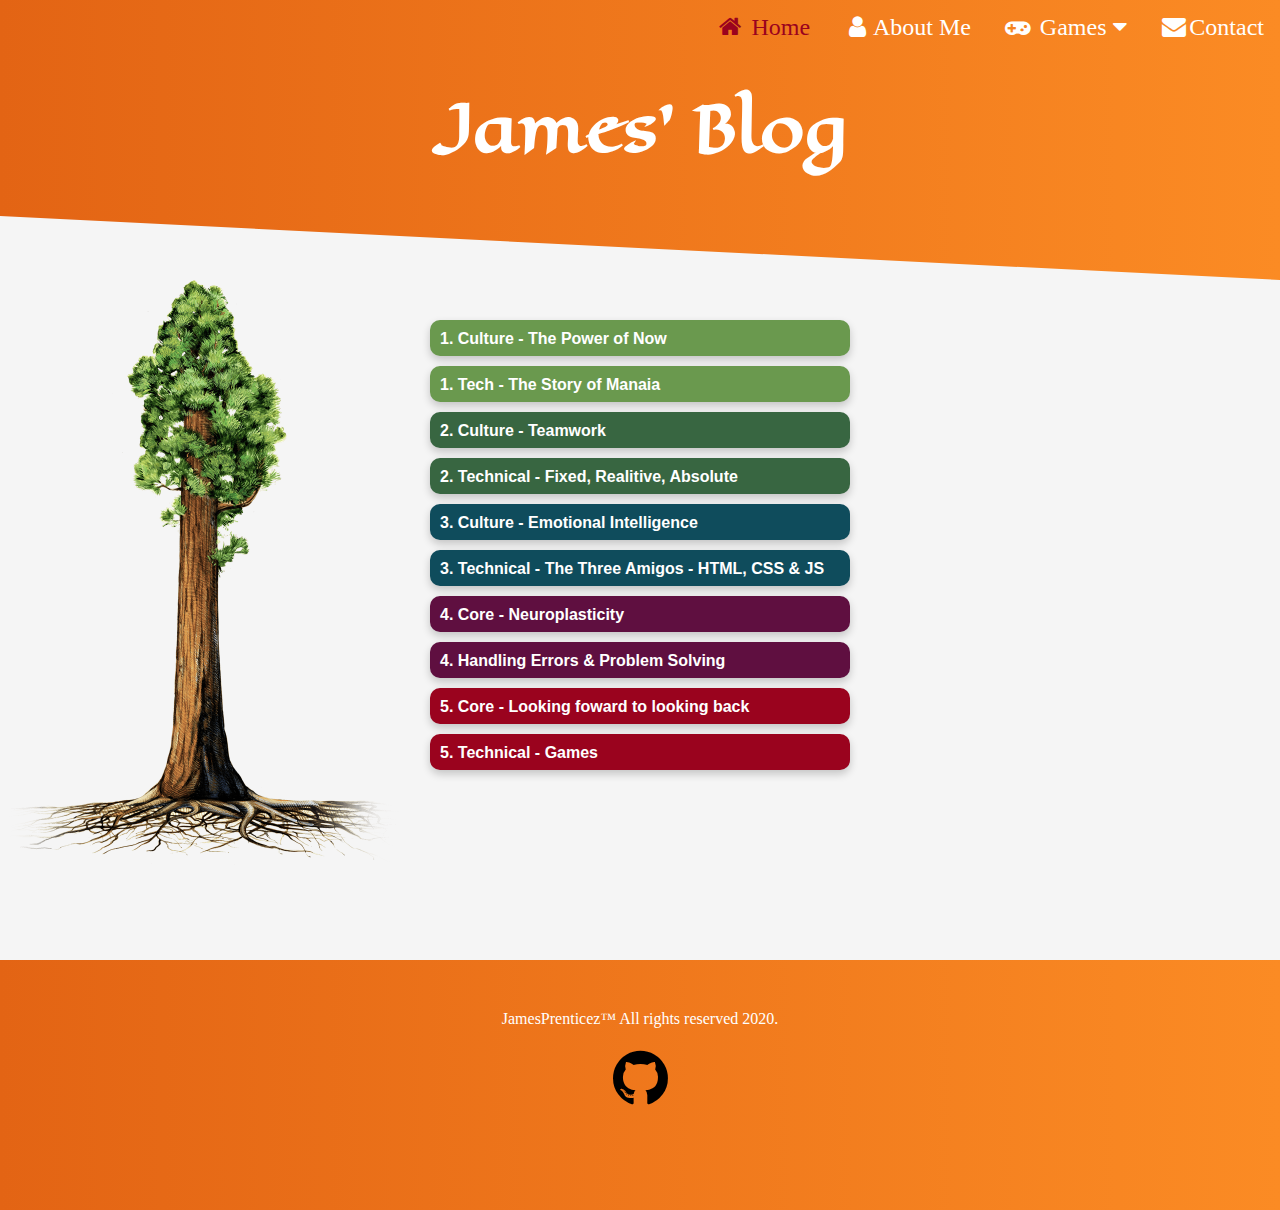
<file: index.html>
<!DOCTYPE html>
<html>
<head>
<meta charset="UTF-8">
<meta name= "viewport" content= "width=device-width, initial-scale= 1.0">
<link rel="icon" type="image/png" href="img/favicon/favicon-32x32.png">
<link href="main.css" rel="stylesheet" type="text/css">
<link rel="stylesheet" href="https://cdnjs.cloudflare.com/ajax/libs/font-awesome/4.7.0/css/font-awesome.min.css">
<link href="https://fonts.googleapis.com/css2?family=Eagle+Lake&display=swap" rel="stylesheet">
<title>James' Blog</title>
</head>
<body>
<!----------- Header ---------->
<header>
<!----------- Navbar ---------->
<div class="navbar">
<ul>
  <li><a href="contact.html"><i class="fa fa-fw fa-envelope"></i>Contact</a></li>
 
<li class="dropdown">
    <button class="dropbtn">
      <i class="fa fa-fw fa-gamepad"></i>
      Games
      <i class="fa fa-caret-down"></i>
    </button>
    <div class="dropdown-content">
      <a href="https://jamesprenticez.github.io/shooter">Shooter</a>
      <a href="https://jamesprenticez.github.io/minesweeper/">Minesweeper</a>
      <a href="https://jamesprenticez.github.io/javascript-carnival/inflate-the-unicorn/inflate-the-unicorn.html">Inflate the Unicorn</a>
      <a href="https://jamesprenticez.github.io/javascript-carnival/whack-a-mole/whack-a-mole.html">Whack a Mole</a>
      <a href="https://jamesprenticez.github.io/javascript-carnival/dress-the-clown/dress-the-clown.html">Dress the Clown</a>
    </li>

  <li><a href="aboutme.html"><i class="fa fa-fw fa-user"></i>About Me</a></li>
  <li><a class="active" href="https://jamesprenticez.github.io/"><i class="fa fa-fw fa-home"></i> Home</a><li>
</ul>
</div>
<!----------- Logo ---------->
<h1 class="title">James' Blog</h1>
</header>
<!----------- Middle -------->
<div class="middle">
<!----------- Sprint 1 - Cultural ---------->
  <div class="card" style="background-color: #6A994E;">
    <a href="blog/sprint1-core.html"><div><h2>1. Culture - The Power of Now </h2></div></a>
  </div>
<!----------- Sprint 1 - Tech ---------->
  <div class="card" style="background-color: #6A994E;">
  <a href="blog/sprint1-technical.html"><div><h2>1. Tech - The Story of Manaia</h2></div></a>
  </div>

<!----------- Sprint 2 - Cultural ---------->
  <div class="card" style="background-color: #386641;">
    <a href="blog/sprint2-core.html"><div><h2>2. Culture - Teamwork </h2></div></a>
  </div>

<!----------- Sprint 2 - Tech ---------->
  <div class="card" style="background-color: #386641;">
    <a href="blog/sprint2-technical.html"><div><h2>2. Technical - Fixed, Realitive, Absolute </h2></div></a>
  </div>
<!----------- Sprint 3 - Cultural ---------->
  <div class="card" style="background-color: #0F4C5C">
    <a href="blog/sprint3-core.html"><div><h2>3. Culture - Emotional Intelligence </h2></div></a>
  </div>

<!----------- Sprint 3 - Tech ---------->
  <div class="card" style="background-color: #0F4C5C">
    <a href="blog/sprint3-technical.html"><div><h2>3. Technical - The Three Amigos - HTML, CSS & JS</h2></div></a>
  </div>
<!----------- Sprint 4 - Cultural ---------->
  <div class="card" style="background-color: #5F0F40">
    <a href="blog/sprint4-core.html"><div><h2>4. Core - Neuroplasticity </h2></div></a>
  </div>

<!----------- Sprint 4 - Tech ---------->
  <div class="card" style="background-color: #5F0F40">
    <a href="blog/sprint4-technical.html"><div><h2>4. Handling Errors & Problem Solving</h2></div></a>
  </div>
<!----------- Sprint 5 - Cultural ---------->
  <div class="card" style="background-color: #9A031E">
    <a href="blog/sprint5-core.html"><div><h2>5. Core - Looking foward to looking back </h2></div></a>
  </div>

<!----------- Sprint 5 - Tech ---------->
  <div class="card" style="background-color: #9A031E">
    <a href="blog/sprint5-technical.html"><div><h2>5. Technical - Games </h2></div></a>
  </div>
</div>

<footer>JamesPrenticez&trade; All rights reserved 2020. 
<br><br>
<a href="https://github.com/JamesPrenticez"><i class="fa fa-fw fa-github fa-4x" style="color: black !important;"></i></a>

</footer>

</body>
</html>
</file>
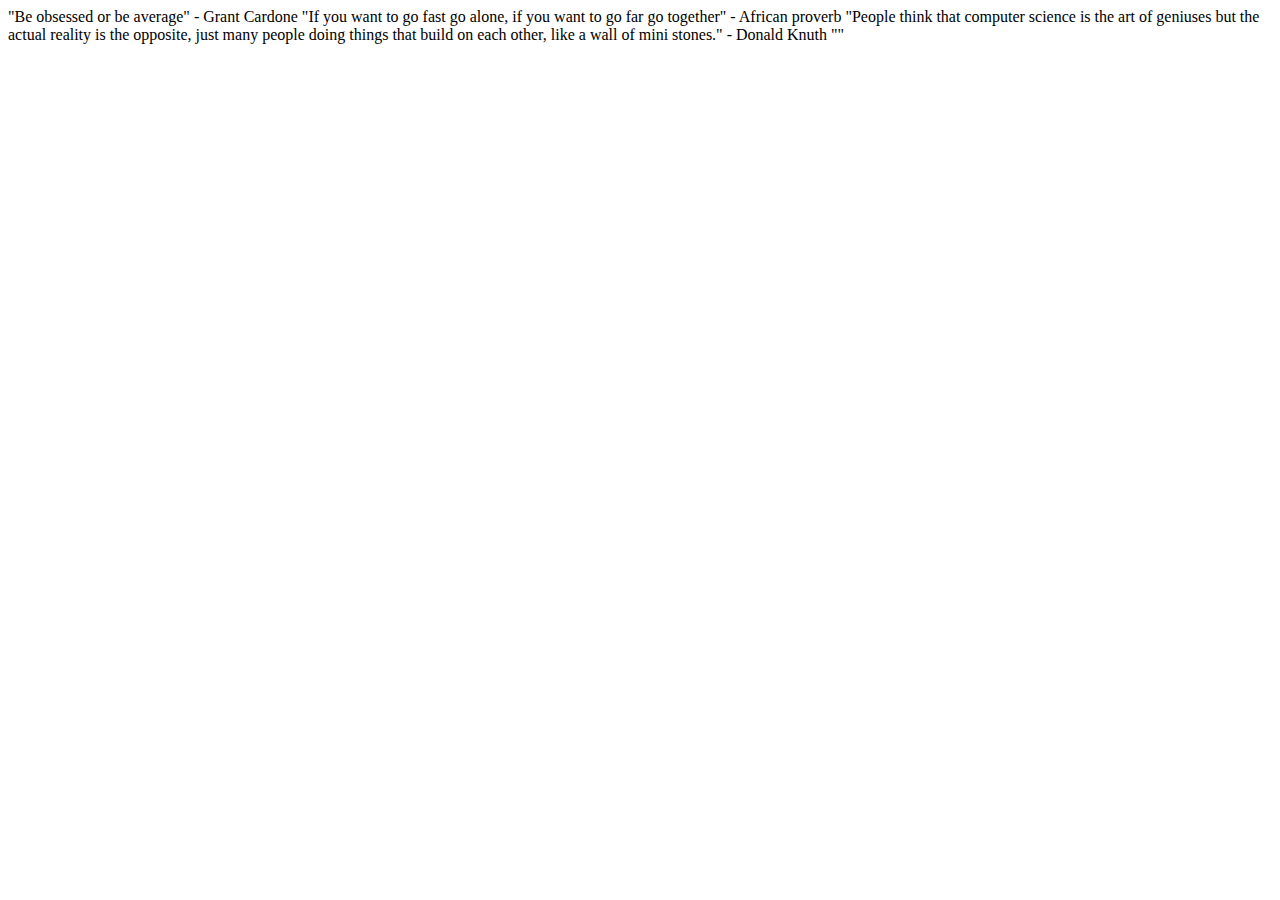
<file: quotes.html>
<body>
"Be obsessed or be average"
- Grant Cardone

"If you want to go fast go alone, if you want to go far go together"
- African proverb

"People think that computer science is the art of geniuses but the actual reality is the opposite, just many people doing things that build on each other, like a wall of mini stones."
- Donald Knuth

""

</body>
</file>
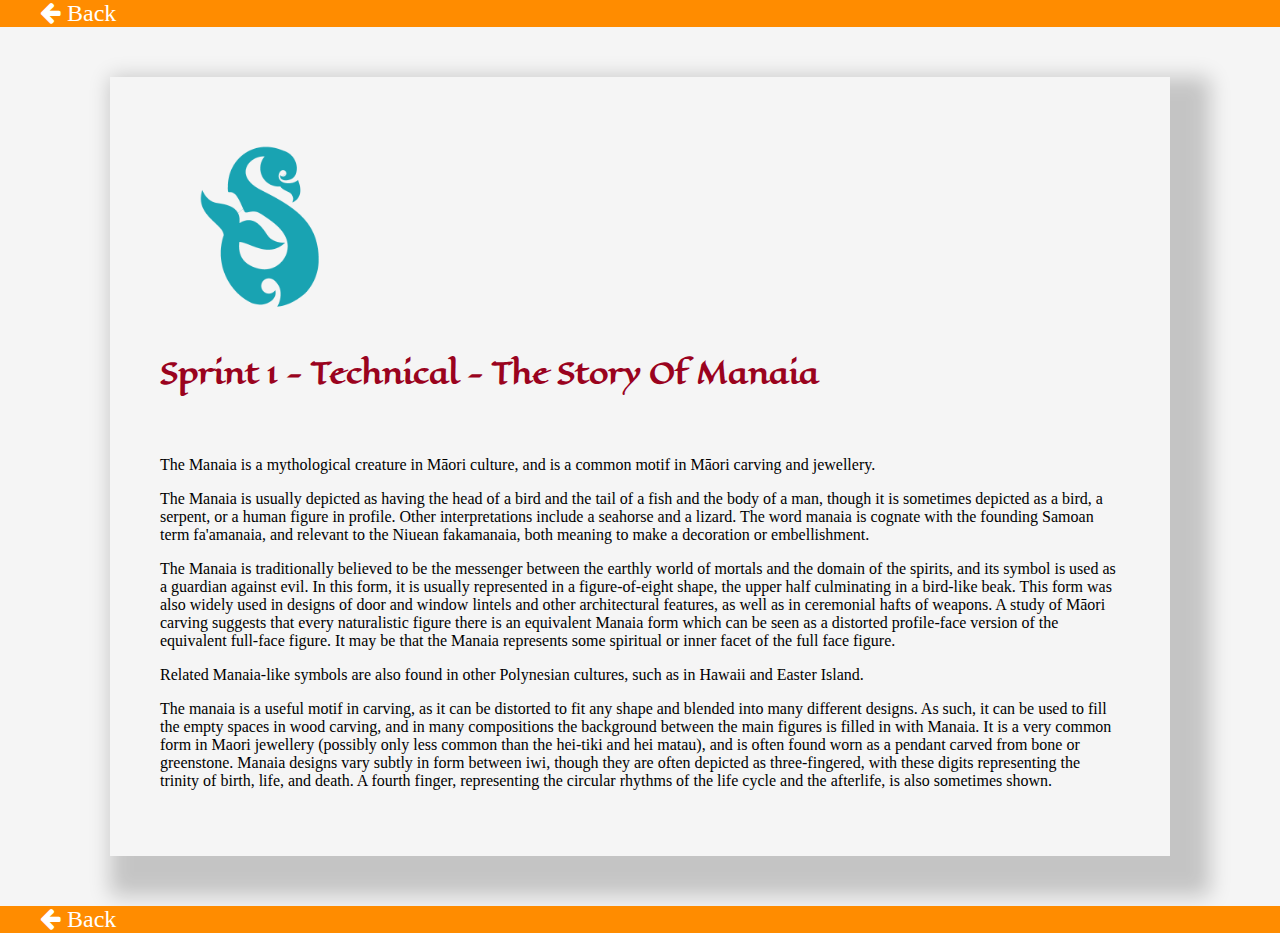
<file: blog/blog-template.html>
<!DOCTYPE html>
<html>
  <head>
    <meta charset="UTF-8">
    <meta name= "viewport" content= "width=device-width, initial-scale= 1.0">
    <link rel="icon" type="image/png" href="../img/favicon/favicon-32x32.png">
    <!---bootstrap CSS --->
    <link rel="stylesheet" href="https://stackpath.bootstrapcdn.com/bootstrap/4.5.0/css/bootstrap.min.css" integrity="sha384-9aIt2nRpC12Uk9gS9baDl411NQApFmC26EwAOH8WgZl5MYYxFfc+NcPb1dKGj7Sk" crossorigin="anonymous">    
    <!---FontAwsome Icons--->
    <link rel="stylesheet" href="https://cdnjs.cloudflare.com/ajax/libs/font-awesome/4.7.0/css/font-awesome.min.css">
    <!--- Google Fonts --->
    <link href="https://fonts.googleapis.com/css2?family=Eagle+Lake&display=swap" rel="stylesheet">
    <!---My CSS --->
    <link href="../styles/article.css" rel="stylesheet" type="text/css">

    <title>Blog</title>
  </head>
  <body>
<!----------- Navbar ---------->
<div class="navbar">
<ul>
  <li><a href="../index.html" ><i class="fa fa-arrow-left"></i> Back</a></li>
</ul>
</div>

<div class="container">

<div class="row">

<div class="col-md-12">
  <img class="mx-auto d-block" src="../img/manaia.png" alt="Manaia" width="200"
  height="200">
</div>

<h1>Sprint 1 - Technical - The Story Of Manaia</h1>

<p>The Manaia is a mythological creature in Māori culture, and is a common motif in Māori carving and jewellery.</p>

<p>The Manaia is usually depicted as having the head of a bird and the tail of a fish and the body of a man, though it is sometimes depicted as a bird, a serpent, or a human figure in profile. Other interpretations include a seahorse and a lizard. The word manaia is cognate with the founding Samoan term fa'amanaia, and relevant to the Niuean fakamanaia, both meaning to make a decoration or embellishment.</p>

<p>The Manaia is traditionally believed to be the messenger between the earthly world of mortals and the domain of the spirits, and its symbol is used as a guardian against evil. In this form, it is usually represented in a figure-of-eight shape, the upper half culminating in a bird-like beak. This form was also widely used in designs of door and window lintels and other architectural features, as well as in ceremonial hafts of weapons. A study of Māori carving suggests that every naturalistic figure there is an equivalent Manaia form which can be seen as a distorted profile-face version of the equivalent full-face figure. It may be that the Manaia represents some spiritual or inner facet of the full face figure.</p>

<p>Related Manaia-like symbols are also found in other Polynesian cultures, such as in Hawaii and Easter Island.</p>

<p>The manaia is a useful motif in carving, as it can be distorted to fit any shape and blended into many different designs. As such, it can be used to fill the empty spaces in wood carving, and in many compositions the background between the main figures is filled in with Manaia. It is a very common form in Maori jewellery (possibly only less common than the hei-tiki and hei matau), and is often found worn as a pendant carved from bone or greenstone. Manaia designs vary subtly in form between iwi, though they are often depicted as three-fingered, with these digits representing the trinity of birth, life, and death. A fourth finger, representing the circular rhythms of the life cycle and the afterlife, is also sometimes shown.</p>

</div>
</div>

</div>
<div class="navbar">
<ul>
  <li><a href="../index.html" ><i class="fa fa-arrow-left"></i> Back</a></li>
</ul>
</div>
<script src="https://code.jquery.com/jquery-3.5.1.slim.min.js" integrity="sha384-DfXdz2htPH0lsSSs5nCTpuj/zy4C+OGpamoFVy38MVBnE+IbbVYUew+OrCXaRkfj" crossorigin="anonymous"></script>
<script src="https://cdn.jsdelivr.net/npm/popper.js@1.16.0/dist/umd/popper.min.js" integrity="sha384-Q6E9RHvbIyZFJoft+2mJbHaEWldlvI9IOYy5n3zV9zzTtmI3UksdQRVvoxMfooAo" crossorigin="anonymous"></script>
<script src="https://stackpath.bootstrapcdn.com/bootstrap/4.5.0/js/bootstrap.min.js" integrity="sha384-OgVRvuATP1z7JjHLkuOU7Xw704+h835Lr+6QL9UvYjZE3Ipu6Tp75j7Bh/kR0JKI" crossorigin="anonymous"></script>  
  </body>
</html>
</file>
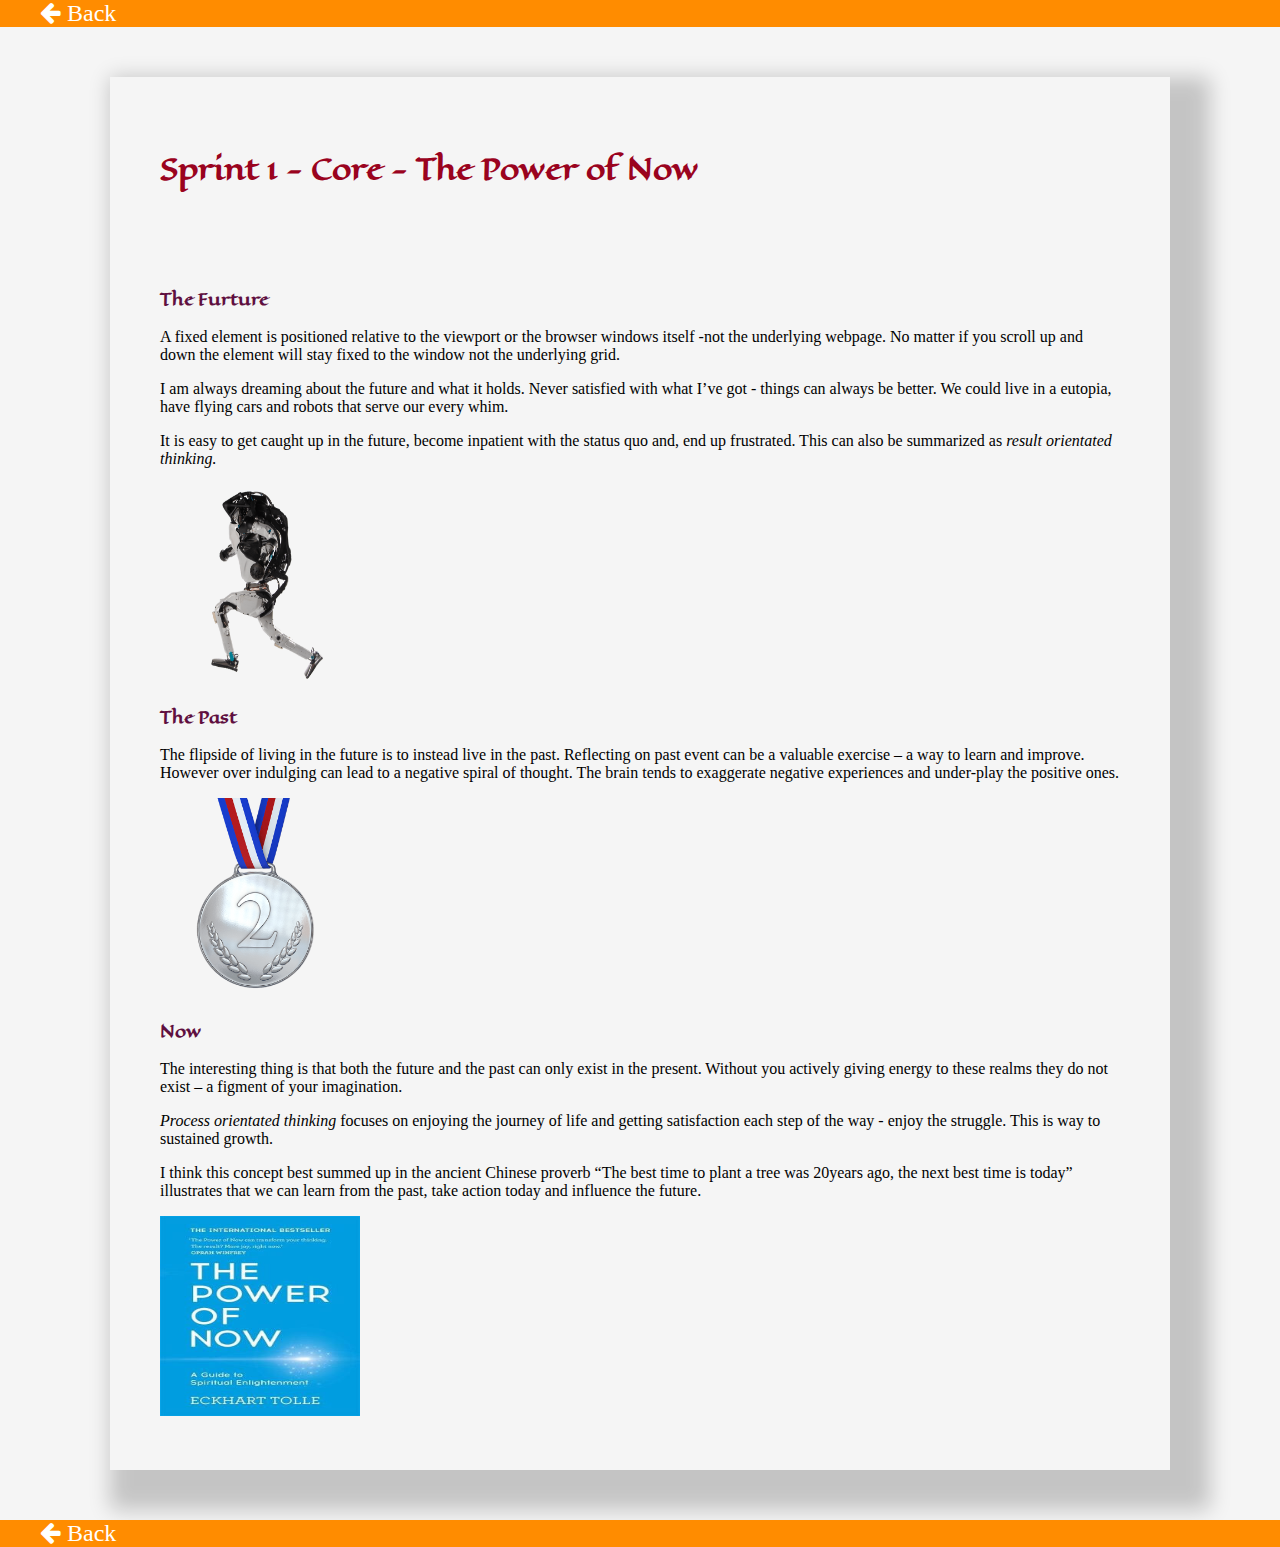
<file: blog/sprint1-core.html>
<!DOCTYPE html>
<html>
  <head>
    <meta charset="UTF-8">
    <meta name= "viewport" content= "width=device-width, initial-scale= 1.0">
    <link rel="icon" type="image/png" href="../img/favicon/favicon-32x32.png">
    <!---bootstrap CSS --->
    <link rel="stylesheet" href="https://stackpath.bootstrapcdn.com/bootstrap/4.5.0/css/bootstrap.min.css" integrity="sha384-9aIt2nRpC12Uk9gS9baDl411NQApFmC26EwAOH8WgZl5MYYxFfc+NcPb1dKGj7Sk" crossorigin="anonymous">    
    <!---FontAwsome Icons--->
    <link rel="stylesheet" href="https://cdnjs.cloudflare.com/ajax/libs/font-awesome/4.7.0/css/font-awesome.min.css">
    <!--- Google Fonts --->
    <link href="https://fonts.googleapis.com/css2?family=Eagle+Lake&display=swap" rel="stylesheet">
    <!---My CSS --->
    <link href="../styles/article.css" rel="stylesheet" type="text/css">

    <title>Blog</title>
  </head>
  <body>
<!----------- Navbar ---------->
<div class="navbar">
<ul>
  <li><a href="../index.html" ><i class="fa fa-arrow-left"></i> Back</a></li>
</ul>
</div>

<div class="container">

<h1>Sprint 1 - Core - The Power of Now</h1>

<br>
<div class="row">
 <div class="col-md-8">
<h3>The Furture</h3>
<p>A fixed element is positioned relative to the viewport or the browser windows itself -not the underlying webpage. No matter if you scroll up and down the element will stay fixed to the window not the underlying grid. </p>
<p>I am always dreaming about the future and what it holds. Never satisfied with what I’ve got - things can always be better. We could live in a eutopia, have flying cars and robots that serve our every whim.</p>
<p>It is easy to get caught up in the future, become inpatient with the  status quo and, end up frustrated. This can also be summarized as <i>result orientated thinking.</i></p>
</div>

<img src="../img/atlas.png" alt="Simply Easy Learning" width="200"
height="200">

<div class="col-md-8">
<h3>The Past</h3>
<p>The flipside of living in the future is to instead live in the past. Reflecting on past event can be a valuable exercise – a way to learn and improve. However over indulging can lead to a negative spiral of thought. The brain tends to exaggerate negative experiences and under-play the positive ones.</p>
</div>

<img src="../img/medal.png" alt="Simply Easy Learning" width="200"
height="200">

<div class="col-md-8">
<h3>Now</h3>
<p>The interesting thing is that both the future and the past can only exist in the present. Without you actively giving energy to these realms they do not exist – a figment of your imagination.</p>
<p><i>Process orientated thinking</i> focuses on enjoying the journey of life and getting satisfaction each step of the way - enjoy the struggle. This is way to sustained growth.</p>
<p>I think this concept best summed up in the ancient Chinese proverb “The best time to plant a tree was 20years ago, the next best time is today” illustrates that we can learn from the past, take action today and influence the future. </p>
</div>

<img src="../img/now.jpeg" alt="Simply Easy Learning" width="200"
height="200">
</div>
</div>

</div>
<div class="navbar">
<ul>
  <li><a href="../index.html" ><i class="fa fa-arrow-left"></i> Back</a></li>
</ul>
</div>
<script src="https://code.jquery.com/jquery-3.5.1.slim.min.js" integrity="sha384-DfXdz2htPH0lsSSs5nCTpuj/zy4C+OGpamoFVy38MVBnE+IbbVYUew+OrCXaRkfj" crossorigin="anonymous"></script>
<script src="https://cdn.jsdelivr.net/npm/popper.js@1.16.0/dist/umd/popper.min.js" integrity="sha384-Q6E9RHvbIyZFJoft+2mJbHaEWldlvI9IOYy5n3zV9zzTtmI3UksdQRVvoxMfooAo" crossorigin="anonymous"></script>
<script src="https://stackpath.bootstrapcdn.com/bootstrap/4.5.0/js/bootstrap.min.js" integrity="sha384-OgVRvuATP1z7JjHLkuOU7Xw704+h835Lr+6QL9UvYjZE3Ipu6Tp75j7Bh/kR0JKI" crossorigin="anonymous"></script>  
  </body>
</html>
</file>
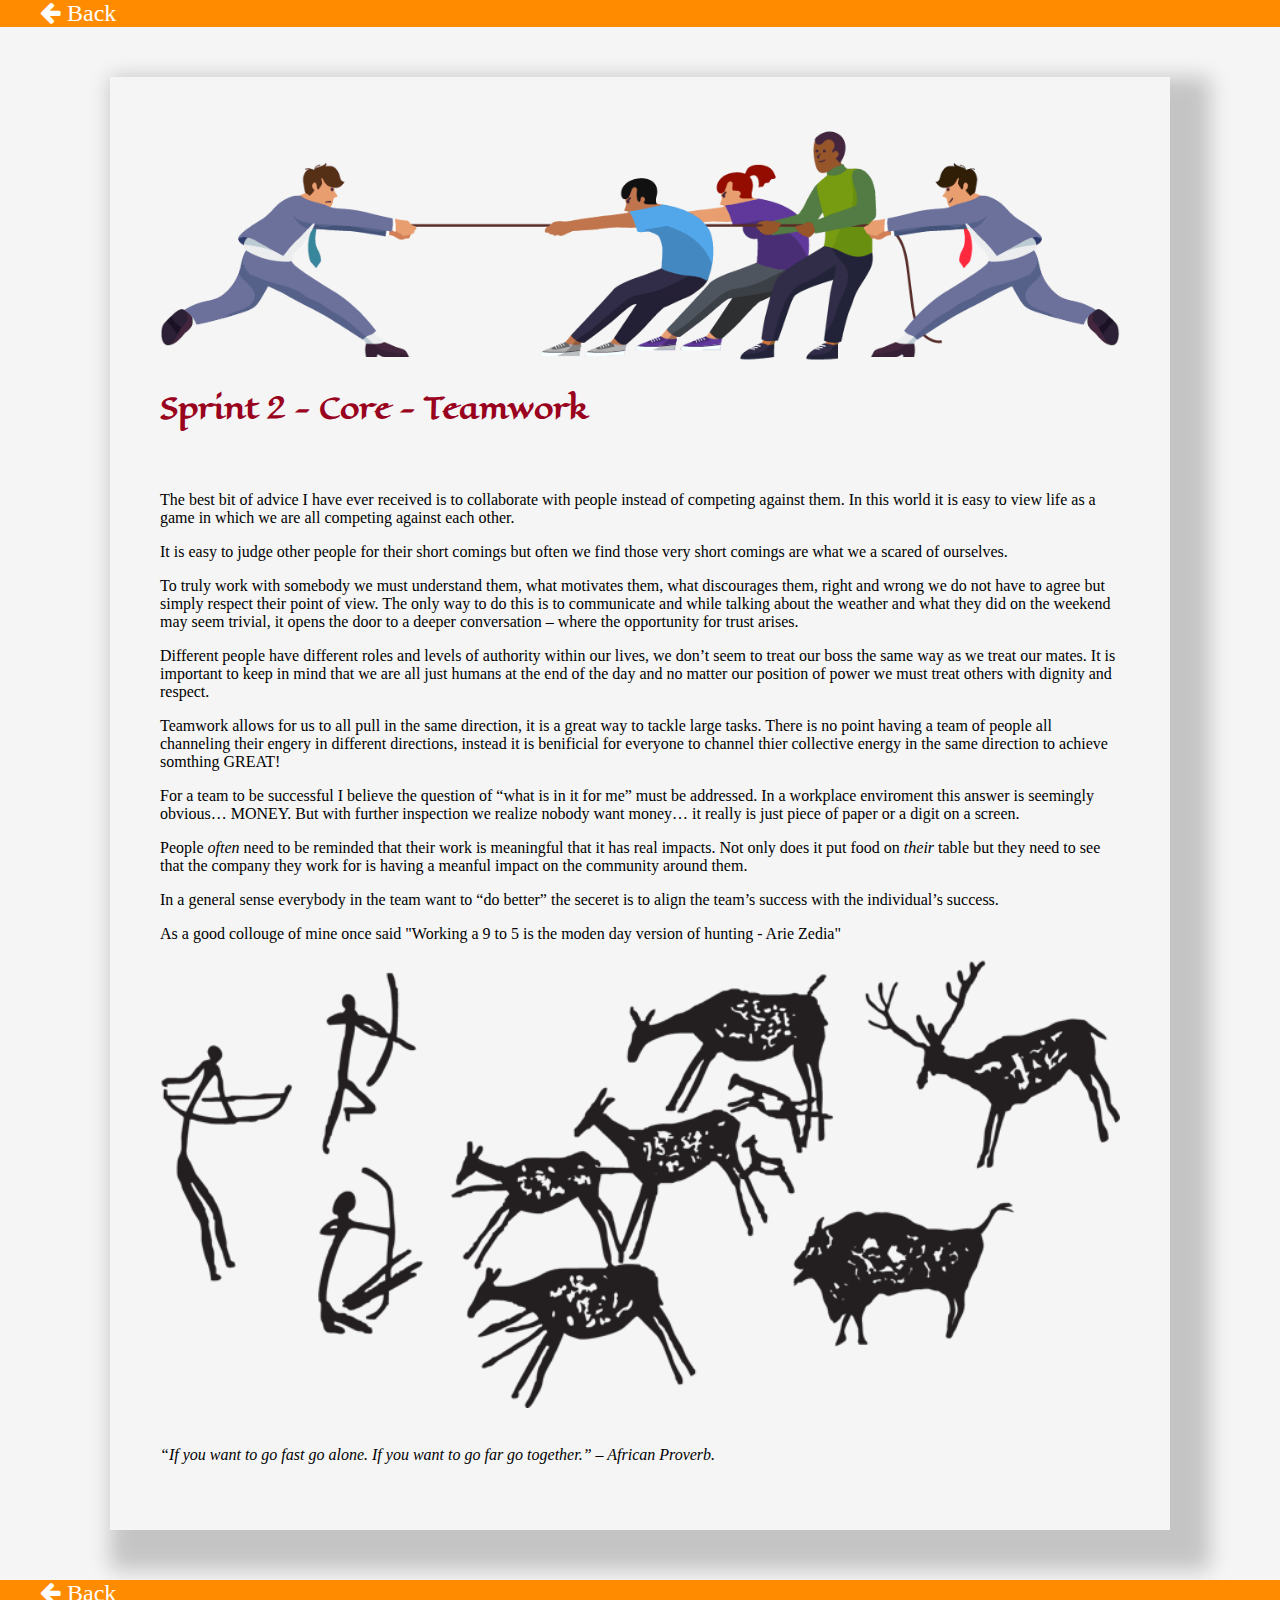
<file: blog/sprint2-core.html>
<!DOCTYPE html>
<html>
  <head>
    <meta charset="UTF-8">
    <meta name= "viewport" content= "width=device-width, initial-scale= 1.0">
    <link rel="icon" type="image/png" href="../img/favicon/favicon-32x32.png">
    <!---bootstrap CSS --->
    <link rel="stylesheet" href="https://stackpath.bootstrapcdn.com/bootstrap/4.5.0/css/bootstrap.min.css" integrity="sha384-9aIt2nRpC12Uk9gS9baDl411NQApFmC26EwAOH8WgZl5MYYxFfc+NcPb1dKGj7Sk" crossorigin="anonymous">    
    <!---FontAwsome Icons--->
    <link rel="stylesheet" href="https://cdnjs.cloudflare.com/ajax/libs/font-awesome/4.7.0/css/font-awesome.min.css">
    <!--- Google Fonts --->
    <link href="https://fonts.googleapis.com/css2?family=Eagle+Lake&display=swap" rel="stylesheet">
    <!---My CSS --->
    <link href="../styles/article.css" rel="stylesheet" type="text/css">
    <title>Blog</title>
  </head>
  <body>
<!----------- Navbar ---------->
<div class="navbar">
<ul>
  <li><a href="../index.html" ><i class="fa fa-arrow-left"></i> Back</a></li>
</ul>
</div>

<div class="container">

<div class="row">
  <div class="col-md-12">
    <img class="mx-auto d-block" src="../img/tugofwar.png" width="100%" height="auto">
  </div>

  <div class="col-md-12">
<h1>Sprint 2 - Core - Teamwork</h1>

<p>The best bit of advice I have ever received is to collaborate with people instead of competing against them. In this world it is easy to view life as a game in which we are all competing against each other. </p>

<p>It is easy to judge other people for their short comings but often we find those very short comings are what we a scared of ourselves. </p>

<p>To truly work with somebody we must understand them, what motivates them, what discourages them, right and wrong we do not have to agree but simply respect their point of view. The only way to do this is to communicate and while talking about the weather and what they did on the weekend may seem trivial, it opens the door to a deeper conversation – where the opportunity for trust arises.</p>

<p>Different people have different roles and levels of authority within our lives, we don’t seem to treat our boss the same way as we treat our mates. It is important to keep in mind that we are all just humans at the end of the day and no matter our position of power we must treat others with dignity and respect.</p>

<p>Teamwork allows for us to all pull in the same direction, it is a great way to tackle large tasks.  There is no point having a team of people all channeling their engery in different directions, instead it is benificial for everyone to channel thier collective energy in the same direction to achieve somthing GREAT! </p>

<p>For a team to be successful I believe the question of “what is in it for me” must be addressed. In a workplace enviroment this answer is seemingly obvious… MONEY. But with further inspection we realize nobody want money… it really is just piece of paper or a digit on a screen.</p>

<p>People <i>often</i> need to be reminded that their work is meaningful that it has real impacts. Not only does it put food on <i>their</i> table but they need to see that the company they work for is having a meanful impact on the community around them.

<p> In a general sense everybody in the team want to “do better” the seceret is to align the team’s success with the individual’s success.</p>

<p>As a good collouge of mine once said "Working a 9 to 5 is the moden day version of hunting - Arie Zedia" </p>

<div class="col-md-12">
  <img class="mx-auto d-block" src="../img/africa.png" width="100%" height="auto">
</div>

<br>

<p><i>“If you want to go fast go alone. If you want to go far go together.” – African Proverb.</i></p>

</div>
</div>

</div>
<div class="navbar">
<ul>
  <li><a href="../index.html" ><i class="fa fa-arrow-left"></i> Back</a></li>
</ul>
</div>
<script src="https://code.jquery.com/jquery-3.5.1.slim.min.js" integrity="sha384-DfXdz2htPH0lsSSs5nCTpuj/zy4C+OGpamoFVy38MVBnE+IbbVYUew+OrCXaRkfj" crossorigin="anonymous"></script>
<script src="https://cdn.jsdelivr.net/npm/popper.js@1.16.0/dist/umd/popper.min.js" integrity="sha384-Q6E9RHvbIyZFJoft+2mJbHaEWldlvI9IOYy5n3zV9zzTtmI3UksdQRVvoxMfooAo" crossorigin="anonymous"></script>
<script src="https://stackpath.bootstrapcdn.com/bootstrap/4.5.0/js/bootstrap.min.js" integrity="sha384-OgVRvuATP1z7JjHLkuOU7Xw704+h835Lr+6QL9UvYjZE3Ipu6Tp75j7Bh/kR0JKI" crossorigin="anonymous"></script>  
  </body>
</html>
</file>
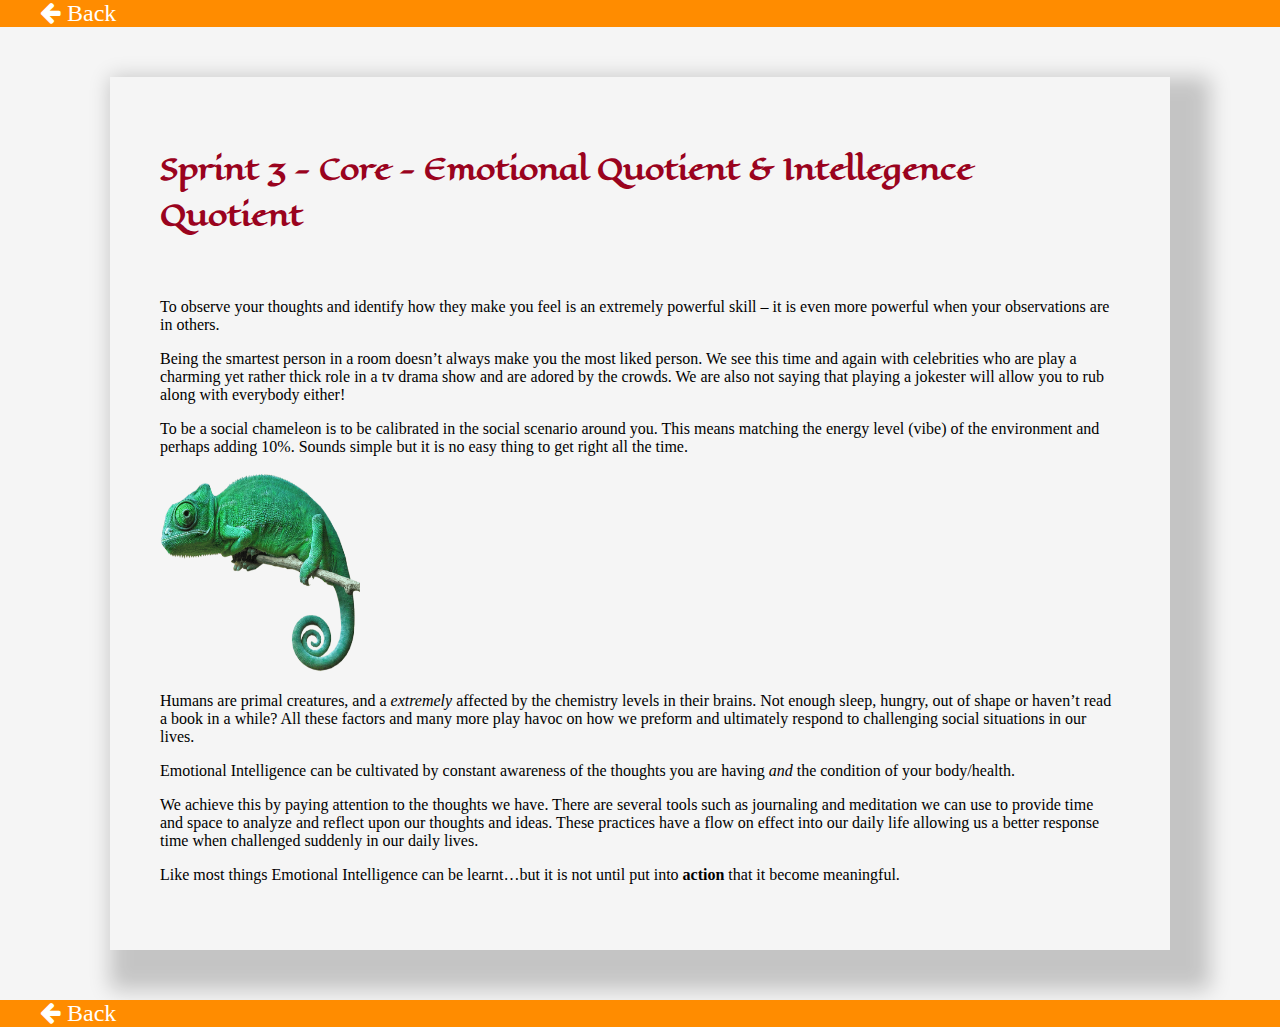
<file: blog/sprint3-core.html>
<!DOCTYPE html>
<html>
  <head>
    <meta charset="UTF-8">
    <meta name= "viewport" content= "width=device-width, initial-scale= 1.0">
    <link rel="icon" type="image/png" href="../img/favicon/favicon-32x32.png">
    <!---bootstrap CSS --->
    <link rel="stylesheet" href="https://stackpath.bootstrapcdn.com/bootstrap/4.5.0/css/bootstrap.min.css" integrity="sha384-9aIt2nRpC12Uk9gS9baDl411NQApFmC26EwAOH8WgZl5MYYxFfc+NcPb1dKGj7Sk" crossorigin="anonymous">    
    <!---FontAwsome Icons--->
    <link rel="stylesheet" href="https://cdnjs.cloudflare.com/ajax/libs/font-awesome/4.7.0/css/font-awesome.min.css">
    <!--- Google Fonts --->
    <link href="https://fonts.googleapis.com/css2?family=Eagle+Lake&display=swap" rel="stylesheet">
    <!---My CSS --->
    <link href="../styles/article.css" rel="stylesheet" type="text/css">

    <title>Blog</title>
  </head>
  <body>
<!----------- Navbar ---------->
<div class="navbar">
<ul>
  <li><a href="../index.html" ><i class="fa fa-arrow-left"></i> Back</a></li>
</ul>
</div>

<div class="container">

<div class="row">

<h1>Sprint 3 - Core - Emotional Quotient & Intellegence Quotient</h1>

<p>To observe your thoughts and identify how they make you feel is an extremely powerful skill – it is even more powerful when your observations are in others. </p>
<p>Being the smartest person in a room doesn’t always make you the most liked person. We see this time and again with celebrities who are play a charming yet rather thick role in a tv drama show and are adored by the crowds. We are also not saying that playing a jokester will allow you to rub along with everybody either!</p>

<div class="col-md-6">
<p>To be a social chameleon is to be calibrated in the social scenario around you. This means matching the energy level (vibe) of the environment and perhaps adding 10%. Sounds simple but it is no easy thing to get right all the time. </p>
</div>

<div class="col-md-6">
  <img class="mx-auto d-block" src="../img/chameleon-494x401.png" alt="Chameleon" width="200"
  height="200">
</div>

<p>Humans are primal creatures, and a <i>extremely</i> affected by the chemistry levels in their brains. Not enough sleep, hungry, out of shape or haven’t read a book in a while? All these factors and many more play havoc on how we preform and ultimately respond to challenging social situations in our lives.</p>

<p>Emotional Intelligence can be cultivated by constant awareness of the thoughts you are having <i>and </i> the condition of your body/health.</p>

<p>We achieve this by paying attention to the thoughts we have. There are several tools such as journaling and meditation we can use to provide time and space to analyze and reflect upon our thoughts and ideas. These practices have a flow on effect into our daily life allowing us a better response time when challenged suddenly in our daily lives.</p>

<p>Like most things Emotional Intelligence can be learnt…but it is not until put into <b>action</b> that it become meaningful.</p>



</div>
</div>

</div>
<div class="navbar">
<ul>
  <li><a href="../index.html" ><i class="fa fa-arrow-left"></i> Back</a></li>
</ul>
</div>
<script src="https://code.jquery.com/jquery-3.5.1.slim.min.js" integrity="sha384-DfXdz2htPH0lsSSs5nCTpuj/zy4C+OGpamoFVy38MVBnE+IbbVYUew+OrCXaRkfj" crossorigin="anonymous"></script>
<script src="https://cdn.jsdelivr.net/npm/popper.js@1.16.0/dist/umd/popper.min.js" integrity="sha384-Q6E9RHvbIyZFJoft+2mJbHaEWldlvI9IOYy5n3zV9zzTtmI3UksdQRVvoxMfooAo" crossorigin="anonymous"></script>
<script src="https://stackpath.bootstrapcdn.com/bootstrap/4.5.0/js/bootstrap.min.js" integrity="sha384-OgVRvuATP1z7JjHLkuOU7Xw704+h835Lr+6QL9UvYjZE3Ipu6Tp75j7Bh/kR0JKI" crossorigin="anonymous"></script>  
  </body>
</html>
</file>
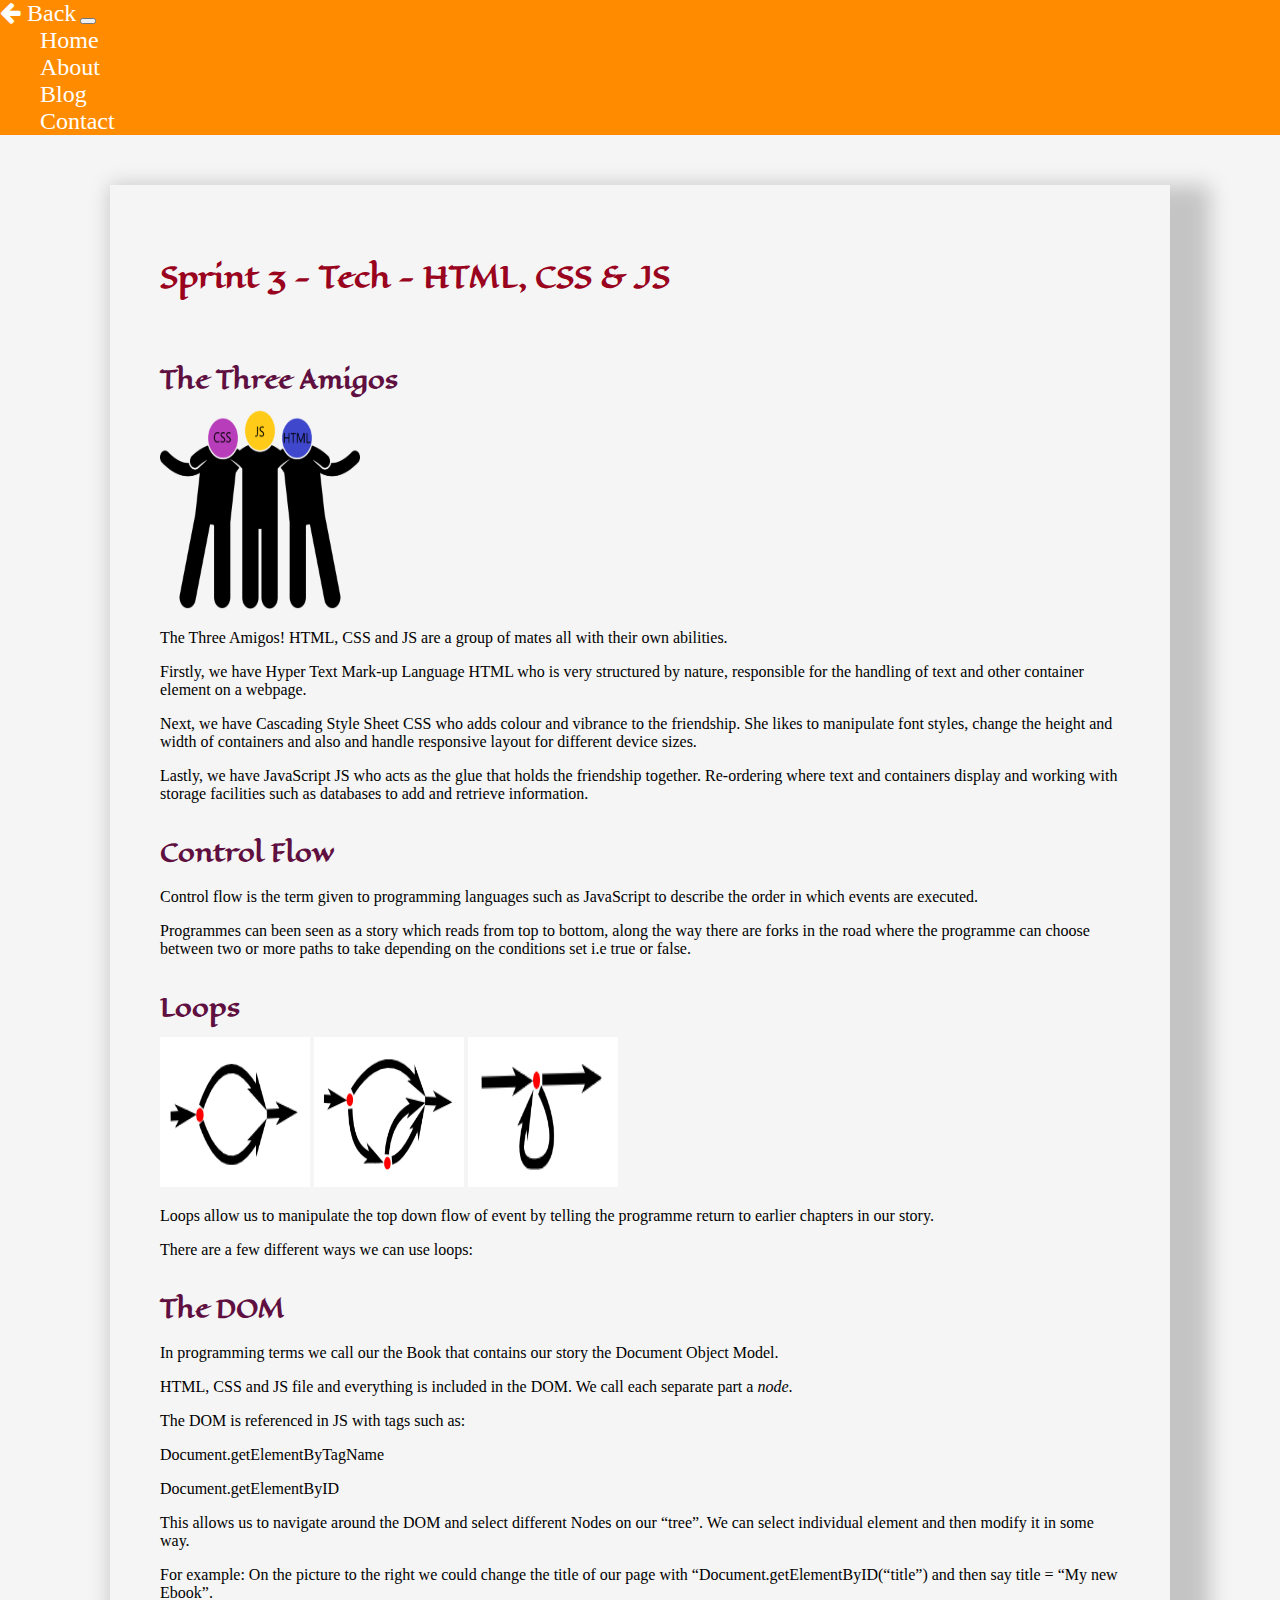
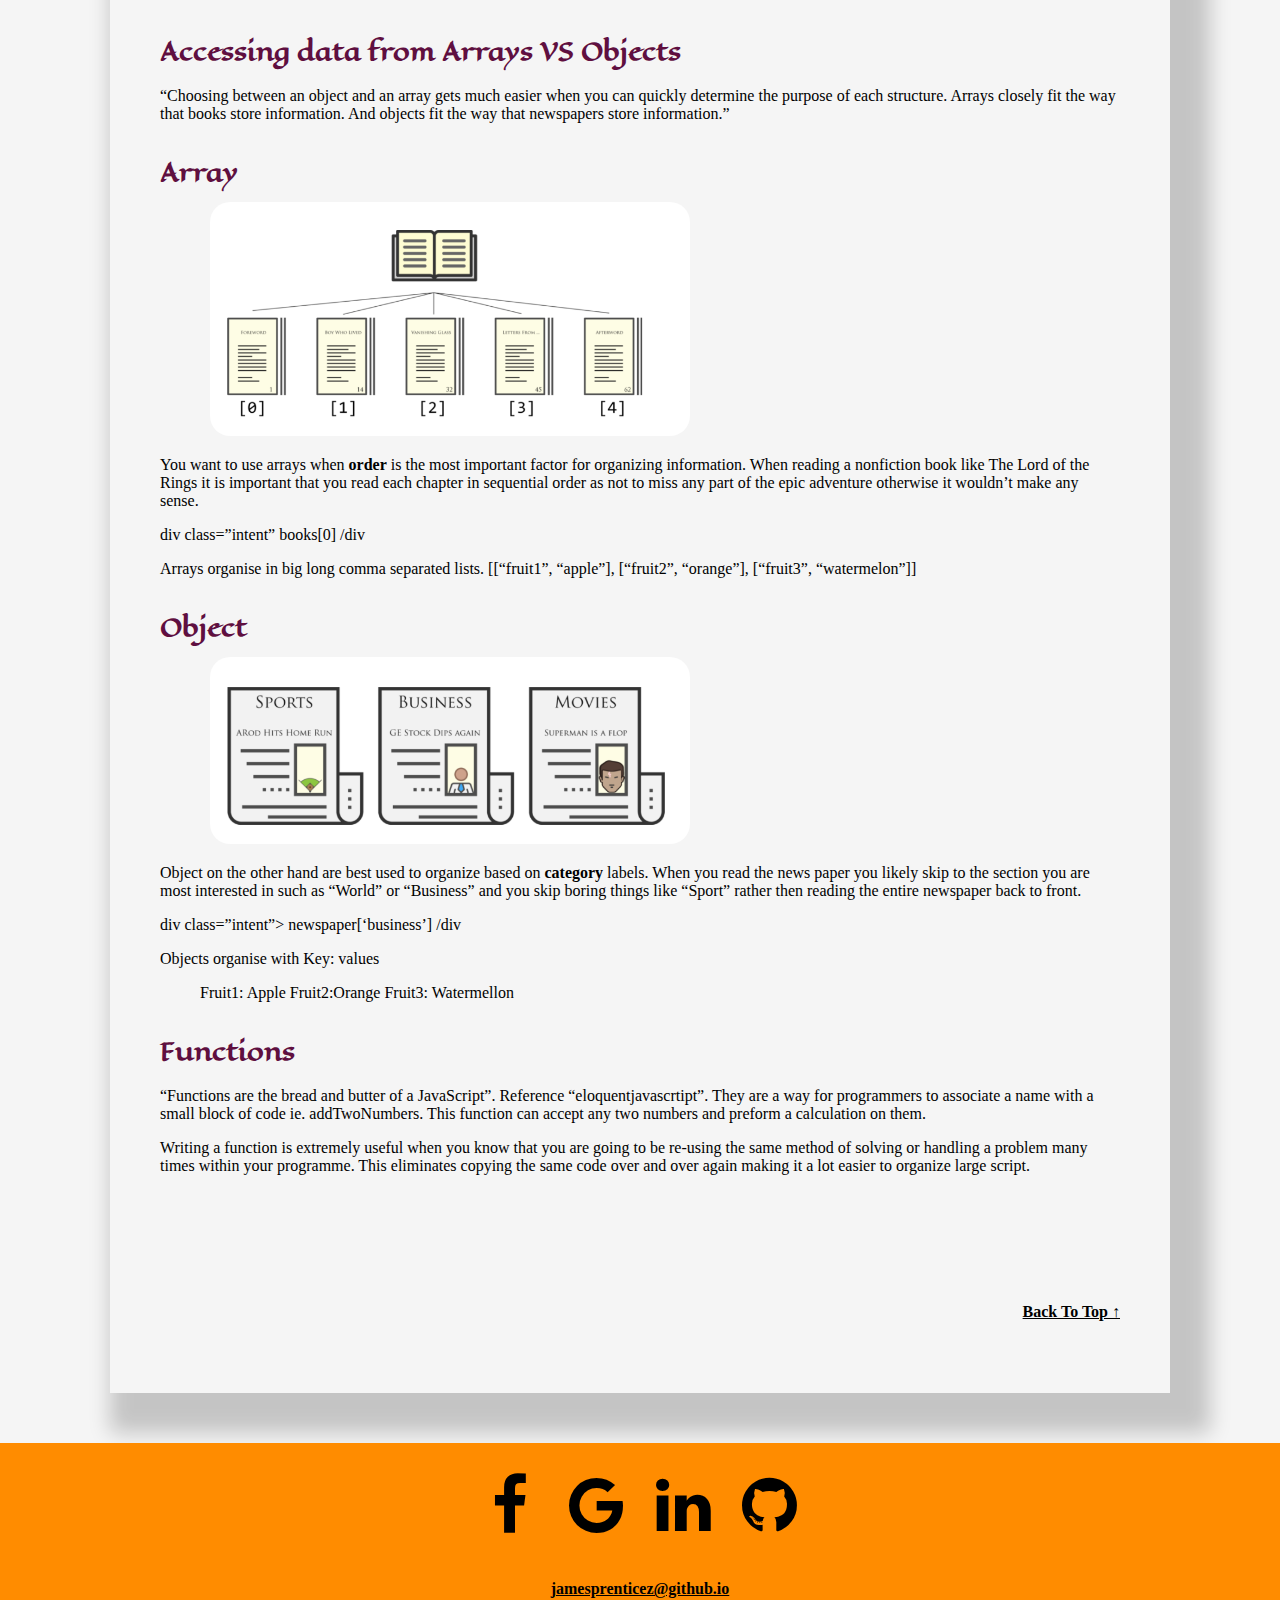
<file: blog/sprint3-technical.html>
<!DOCTYPE html>
<html>
  <head>
    <meta charset="UTF-8">
    <meta name= "viewport" content= "width=device-width, initial-scale= 1.0">
    <link rel="icon" type="image/png" href="../img/favicon/favicon-32x32.png">
    <!---bootstrap CSS --->
    <link rel="stylesheet" href="https://stackpath.bootstrapcdn.com/bootstrap/4.5.0/css/bootstrap.min.css" integrity="sha384-9aIt2nRpC12Uk9gS9baDl411NQApFmC26EwAOH8WgZl5MYYxFfc+NcPb1dKGj7Sk" crossorigin="anonymous">    
    <!---FontAwsome Icons--->
    <link rel="stylesheet" href="https://cdnjs.cloudflare.com/ajax/libs/font-awesome/4.7.0/css/font-awesome.min.css">
    <!--- Google Fonts --->
    <link href="https://fonts.googleapis.com/css2?family=Eagle+Lake&display=swap" rel="stylesheet">
    <!---My CSS --->
    <link href="../styles/article.css" rel="stylesheet" type="text/css">

    <title>Blog</title>
  </head>
  <body>

<!----------- Navbar ---------->
  <div class="row">
  <div class="col">
    <header id="header" style="position: relative;">
      <nav class="navbar navbar-expand-lg navbar-light" id="nav1">

      <a href="../index.html"><i class="fa fa-arrow-left" ></i> Back</a>

      <button class="navbar-toggler collapsed" type="button" data-toggle="collapse" data-target="#navbarSupportedContent" aria-controls="navbarSupportedContent" aria-expanded="false" aria-label="Toggle navigation" style="color: white;">
      <span class="navbar-toggler-icon" ></span>
      </button>

      <div class="navbar-collapse collapse" id="navbarSupportedContent">
      <ul class="navbar-nav ml-lg-auto">
        <li class="nav-item active">
        <a class="nav-link" id="logo" href="../index.html">Home <span class="sr-only">(current)</span></a>
        </li>
        <li class="nav-item">
        <a class="nav-link" href="../about.html">About</a>
        </li>
        <li class="nav-item">
        <a class="nav-link" href="../blog.html">Blog</a>
        </li>
        <li class="nav-item">
        <a class="nav-link" href="../contact.html">Contact</a>
        </li>
      </ul>
      </div>
    </nav>

    </header>
  </div>
  </div>

<!---------- Container Fluid -------->
<div class="container-fluid">
<!---------- Container-------->
      <div class="container">
<!---------- Row and Col-------->
        <div class="row" id="s2tcontainer">
          <div class="col-sm">
                  <h1>Sprint 3 - Tech - HTML, CSS & JS</h1>
                  <h2> The Three Amigos</h2>
                  <img class="float-md-right" src="../img/sprint3/threeamigos.png" alt="threeamigos" width="200px" height="200px">
                  
                  <p>The Three Amigos! HTML, CSS and JS are a group of mates all with their own abilities. </p>
                  <p>Firstly, we have Hyper Text Mark-up Language HTML who is very structured by nature, responsible for the handling of text and other container element on a webpage.</p>

                  <p>Next, we have Cascading Style Sheet CSS who adds colour and vibrance to the friendship. She likes to manipulate font styles, change the height and width of containers and also and handle responsive layout for different device sizes.</p>
                  <p>Lastly, we have JavaScript JS who acts as the glue that holds the friendship together. Re-ordering where text and containers display and working with storage facilities such as databases to add and retrieve information.</p>

                  <h2>Control Flow</h2>
                  <p>Control flow is the term given to programming languages such as JavaScript to describe the order in which events are executed.</p>
                  <p>Programmes can been seen as a story which reads from top to bottom, along the way there are forks in the road where the programme can choose between two or more paths to take depending on the conditions set i.e  true or false.</p>

                  <h2> Loops </h2>
                  <img  class="float-md-right" style="position: relative;;" src="../img/sprint3/conditionalexecution.PNG" alt="loop1" width="150px" height="150px">
                  <img  class="float-md-right" style="position: relative;;" src="../img/sprint3/loop2.PNG" alt="loop2" width="150px" height="150px">
                  <img  class="float-md-right" style="position: relative;;" src="../img/sprint3/loop3.PNG" alt="loop3" width="150px" height="150px">
                  <p>Loops allow us to manipulate the top down flow of event by telling the programme return to earlier chapters in our story.</p>
                  <p>There are a few different ways we can use loops:</p>

                  <h2> The DOM </h2>
                  <p>In programming terms we call our the Book that contains our story the Document Object Model.</p>
                  <p>HTML, CSS and JS file and everything is included in the DOM. We call each separate part a <i>node</i>.</p>
                  <p>The DOM is referenced in JS with tags such as:</p>
                  <div class="intent">
                    <p>Document.getElementByTagName</p>
                    <p>Document.getElementByID</p>
                  </div>
                  <p>This allows us to navigate around the DOM and select different Nodes on our “tree”. We can select individual element and then modify it in some way.</p>
                  <p>For example: On the picture to the right we could change the title of our page with “Document.getElementByID(“title”) and then say title = “My new Ebook”.</p>
                  <h2>Accessing data from Arrays VS Objects</h2>
                  <p>“Choosing between an object and an array gets much easier when you can quickly determine the purpose of each structure. Arrays closely fit the way that books store information. And objects fit the way that newspapers store information.”</p>
                  <a href="https://www.freecodecamp.org/news/javascript-arrays-and-objects-are-just-like-books-and-newspapers-6e1cbd8a1746/"></a>
                  <h2>Array</h2>
                  <img class="float-md-right" src="../img/sprint3/array.PNG" alt="array" width="50%" height="auto" style="border-radius: 20px; margin: 0px 20px 0px 50px;">
                  <p>You want to use arrays when <b>order</b> is the most important factor for organizing information. When reading a nonfiction book like The Lord of the Rings it is important that you read each chapter in sequential order as not to miss any part of the epic adventure otherwise it wouldn’t make any sense.</p>
                  <div class="intent">
                    <p>div class=”intent” books[0] /div</p>
                  </div>
                  <p>Arrays organise in big long comma separated lists. [[“fruit1”, “apple”], [“fruit2”, “orange”], [“fruit3”, “watermelon”]]</p>                
                  <h2>Object</h2>
                  <img class="float-md-right" src="../img/sprint3/newspaper.PNG" alt="object" width="50%" height="auto" style="border-radius: 20px; margin: 0px 20px 0px 50px;">
                  <p>Object on the other hand are best used to organize based on <b>category</b> labels. When you read the news paper you likely skip to the section you are most interested in such as “World” or “Business” and you skip boring things like “Sport” rather then reading the entire newspaper back to front.</p>
                  <div class="intent">
                    <p>div class=”intent”> newspaper[‘business’] /div</p> 
                  </div>
                  <p>Objects organise with Key: values</p>
                  <div class="intent">
                    <p>
                    <ul>
                    Fruit1: Apple
                    Fruit2:Orange
                    Fruit3: Watermellon
                    </ul>
                    </p> 
                  </div>
                  <h2>Functions</h2>
                  <p>“Functions are the bread and butter of a JavaScript”.  Reference “eloquentjavascrtipt”. They are a way for programmers to associate a name with a small block of code ie. addTwoNumbers. This function can accept any two numbers and preform a calculation on them.</p>
                  <p>Writing a function is extremely useful when you know that you are going to be re-using the same method of solving or handling a problem many times within your programme. This eliminates copying the same code over and over again making it a lot easier to organize large script.</p>
                  <p></p>
      </div>

<!---------- End of Row and Col-------->
    </div>
<!----------- Back to Top ---------->
  <div class="row">
    <div class="col" style="padding-top: 90px; text-align: right;">
      <h5 class="top"><a href="#header">Back To Top ↑</a></h5>
    </div>
  </div>

<!---------- End of Row and Col-------->
  </div>

<!----------- End of Container---------->
</div>
<!----------- End of Container Fluid---------->
</div>
<!----------- Footer ---------->
<div class="container-fluid footer" style="padding: 30px 0px 30px 0px;">
  <div class="row">
    <div class="col" style="text-align: center;">
      <a href="https://www.facebook.com/"             target="_blank"  class="fa fa-fw fa-facebook fa-4x" style="text-decoration: none; color: black !important;" ></a>
      <a href="https://mail.google.com/mail/"         target="_blank"  class="fa fa-fw fa-google fa-4x" style="text-decoration: none; color: black !important;" ></a>
      <a href="www.linkedin.com/in/JamesPrenticez"    target="_blank"  class="fa fa-fw fa-linkedin fa-4x" style="text-decoration: none; color: black !important;" ></a>
      <a href="https://github.com/JamesPrenticez"     target="_blank"  class="fa fa-fw fa-github fa-4x" style="text-decoration: none; color: black !important;" ></a> 
    </div>
  </div>
<br>
  <div class="row">
    <div class="col copyright">
      <h6><a href="jamesprenticez@github.io/index.html">jamesprenticez@github.io</a></h6>
    </div>
  </div>

<!----------- Scripts ---------->
<script src="https://code.jquery.com/jquery-3.5.1.slim.min.js" integrity="sha384-DfXdz2htPH0lsSSs5nCTpuj/zy4C+OGpamoFVy38MVBnE+IbbVYUew+OrCXaRkfj" crossorigin="anonymous"></script>
<script src="https://cdn.jsdelivr.net/npm/popper.js@1.16.0/dist/umd/popper.min.js" integrity="sha384-Q6E9RHvbIyZFJoft+2mJbHaEWldlvI9IOYy5n3zV9zzTtmI3UksdQRVvoxMfooAo" crossorigin="anonymous"></script>
<script src="https://stackpath.bootstrapcdn.com/bootstrap/4.5.0/js/bootstrap.min.js" integrity="sha384-OgVRvuATP1z7JjHLkuOU7Xw704+h835Lr+6QL9UvYjZE3Ipu6Tp75j7Bh/kR0JKI" crossorigin="anonymous"></script>

</body>
</html>
</file>
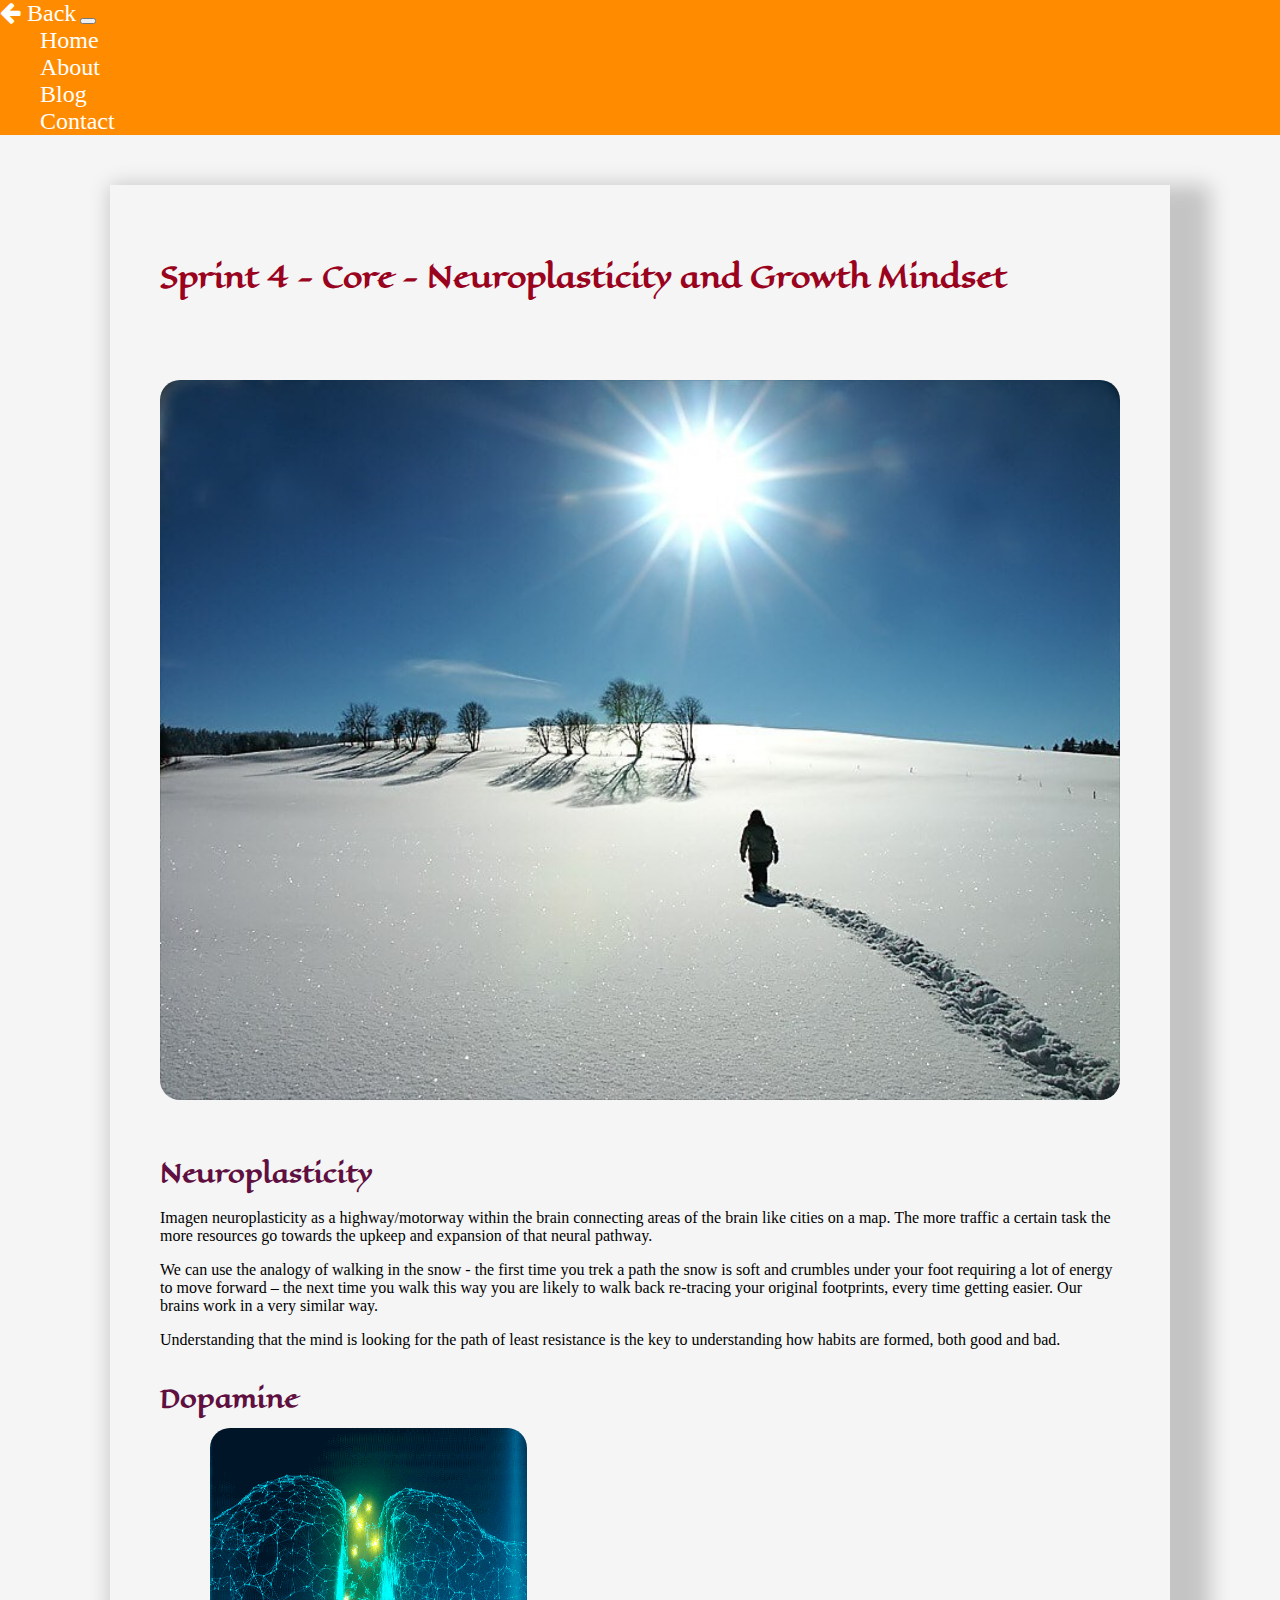
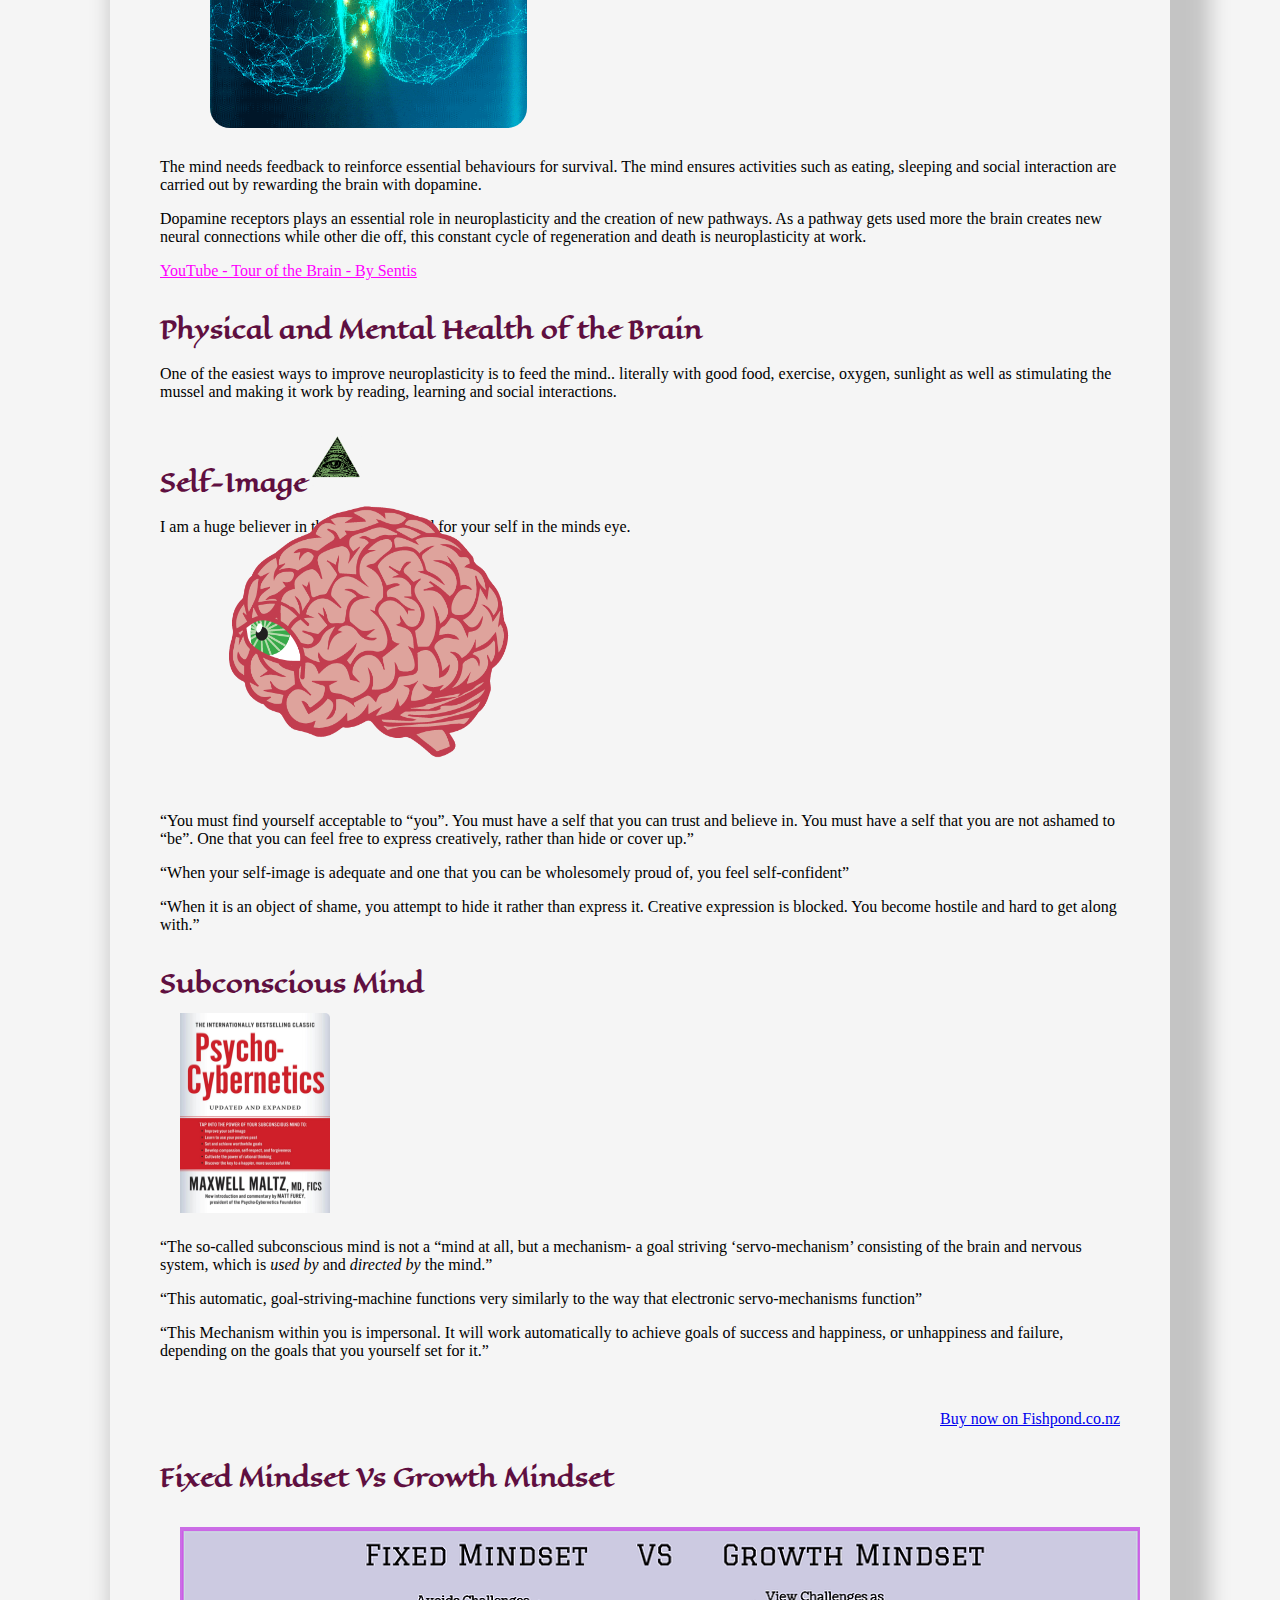
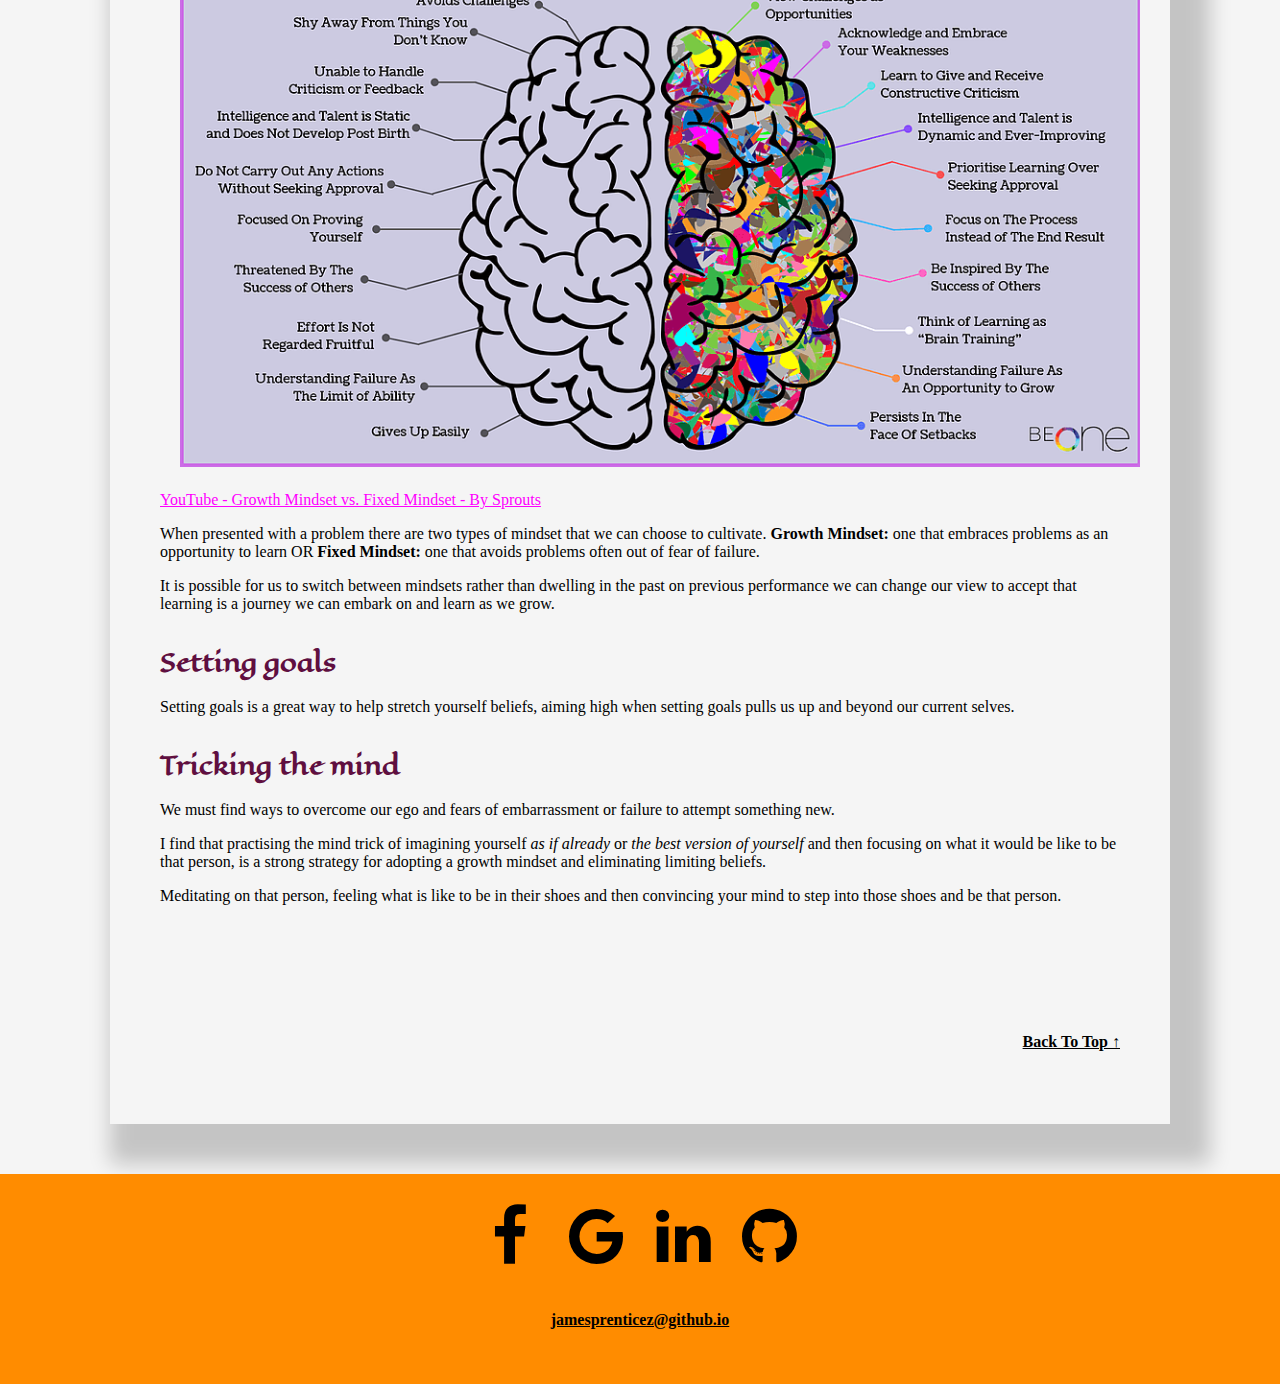
<file: blog/sprint4-core.html>
<!DOCTYPE html>
<html>
  <head>
    <meta charset="UTF-8">
    <meta name= "viewport" content= "width=device-width, initial-scale= 1.0">
    <link rel="icon" type="image/png" href="../img/favicon/favicon-32x32.png">
    <!---bootstrap CSS --->
    <link rel="stylesheet" href="https://stackpath.bootstrapcdn.com/bootstrap/4.5.0/css/bootstrap.min.css" integrity="sha384-9aIt2nRpC12Uk9gS9baDl411NQApFmC26EwAOH8WgZl5MYYxFfc+NcPb1dKGj7Sk" crossorigin="anonymous">    
    <!---FontAwsome Icons--->
    <link rel="stylesheet" href="https://cdnjs.cloudflare.com/ajax/libs/font-awesome/4.7.0/css/font-awesome.min.css">
    <!--- Google Fonts --->
    <link href="https://fonts.googleapis.com/css2?family=Eagle+Lake&display=swap" rel="stylesheet">
    <!---My CSS --->
    <link href="../styles/article.css" rel="stylesheet" type="text/css">

    <title>Blog</title>
  </head>
  <body>

<!----------- Navbar ---------->
  <div class="row">
  <div class="col">
    <header id="header" style="position: relative;">
      <nav class="navbar navbar-expand-lg navbar-light" id="nav1">

      <a href="../index.html"><i class="fa fa-arrow-left" ></i> Back</a>

      <button class="navbar-toggler collapsed" type="button" data-toggle="collapse" data-target="#navbarSupportedContent" aria-controls="navbarSupportedContent" aria-expanded="false" aria-label="Toggle navigation" style="color: white;">
      <span class="navbar-toggler-icon" ></span>
      </button>

      <div class="navbar-collapse collapse" id="navbarSupportedContent">
      <ul class="navbar-nav ml-lg-auto">
        <li class="nav-item active">
        <a class="nav-link" id="logo" href="../index.html">Home <span class="sr-only">(current)</span></a>
        </li>
        <li class="nav-item">
        <a class="nav-link" href="../about.html">About</a>
        </li>
        <li class="nav-item">
        <a class="nav-link" href="../blog.html">Blog</a>
        </li>
        <li class="nav-item">
        <a class="nav-link" href="../contact.html">Contact</a>
        </li>
      </ul>
      </div>
    </nav>

    </header>
  </div>
  </div>

<!---------- Container Fluid -------->
<div class="container-fluid">
<!---------- Container-------->
      <div class="container">
<!---------- Row and Col-------->
        <div class="row" id="s2tcontainer">
          <div class="col-sm">
                  <h1>Sprint 4 - Core - Neuroplasticity and Growth Mindset</h1>

                  
                  <img class="mx-auto d-block" src="../img/sprint4/snow.jpg" alt="snow" width="100%" height=auto style="border-radius: 20px; margin: 20px 0px 20px 0px;">
                  <h2>Neuroplasticity</h2>
                  <p>Imagen neuroplasticity as a highway/motorway within the brain connecting areas of the brain like cities on a map. The more traffic a certain task the more resources go towards the upkeep and expansion of that neural pathway.</p>
                  <p>We can use the analogy of walking in the snow - the first time you trek a path the snow is soft and crumbles under your foot requiring a lot of energy to move forward – the next time you walk this way you are likely to walk back re-tracing your original footprints, every time getting easier. Our brains work in a very similar way.</p>
                  <p>Understanding that the mind is looking for the path of least resistance is the key to understanding how habits are formed, both good and bad.</p>
                  
                  <h2>Dopamine</h2>
                  <img class="float-md-right" src="../img/sprint4/dope.gif" alt="dopeamine" width="33%" height="300px" style="border-radius: 20px; margin: 0px 0px 10px 50px;">

                  <p>The mind needs feedback to reinforce essential behaviours for survival. The mind ensures activities such as eating, sleeping and social interaction are carried out by rewarding the brain with dopamine.</p>
                  <p>Dopamine receptors plays an essential role in neuroplasticity and the creation of new pathways. As a pathway gets used more the brain creates new neural connections while other die off, this constant cycle of regeneration and death is neuroplasticity at work.</p>
                  
                  <a href="https://www.youtube.com/watch?v=ELpfYCZa87g" style="color:fuchsia">YouTube - Tour of the Brain - By Sentis</a>

                  <h2>Physical and Mental Health of the Brain</h2>
                  <p>One of the easiest ways to improve neuroplasticity is to feed the mind.. literally with good food, exercise, oxygen, sunlight as well as stimulating the mussel and making it work by reading, learning and social interactions.</p>



                  <h2>Self-Image<img src="../img/sprint4/illuminati.png" alt="illuminati" width="50px" height="50px" style="margin: 5px 5px 5px 5px;"></h2> 
                  <p>I am a huge believer in the vision you hold for your self in the minds eye.</p>
                  <img class="float-md-right" src="../img/sprint4/mindseye.png" alt="mindseye" width="33%" height="300px" style="border-radius: 20px; margin: -70px 0px 10px 50px;">
                  <p>“You must find yourself acceptable to “you”. You must have a self that you can trust and believe in. You must have a self that you are not ashamed to “be”. One that you can feel free to express creatively, rather than hide or cover up.”</p>
                  <p>“When your self-image is adequate and one that you can be wholesomely proud of, you feel self-confident”</p>
                  <p>“When it is an object of shame, you attempt to hide it rather than express it. Creative expression is blocked. You become hostile and hard to get along with.”</p>

                  <h2>Subconscious Mind</h2>
                           
                  <img class="float-md-right" src="../img/sprint4/psycho.jpg" alt="phycho" width="150px" height="200px" style="border-radius: 5px; padding: 0px 0px 5px 20px;"></img> 

                  <p>“The so-called subconscious mind is not a “mind at all, but a mechanism- a goal striving ‘servo-mechanism’ consisting of the brain and nervous system, which is <i>used by</i> and <i>directed by</i> the mind.”</p>
                  <p>“This automatic, goal-striving-machine functions very similarly to the way that electronic servo-mechanisms function”</p>
                  <p>“This Mechanism within you is impersonal. It will work automatically to achieve goals of success and happiness, or unhappiness and failure, depending on the goals that you yourself set for it.”</p>
                  <br>
                  <a href="https://www.fishpond.co.nz/Books/Psycho-Cybernetics-Maxwell-Maltz-Matt-Furey-Introduction-by/9780399176135">               
                  <p style="text-align: right;">Buy now on Fishpond.co.nz</p>
                  </a>

                  <h2>Fixed Mindset Vs Growth Mindset</h2>
                  <img class="mx-auto d-block" src="../img/sprint4/mind.png" alt="phycho" width="100%" max-height="300px" style="border-radius: 5px; padding: 20px 20px 20px 20px;"></img> 
                  <a href="https://www.youtube.com/watch?v=KUWn_TJTrnU" style="color:fuchsia;">YouTube - Growth Mindset vs. Fixed Mindset - By Sprouts</a>
                  <p></p>
                  <p>When presented with a problem there are two types of mindset that we can choose to cultivate. <b>Growth Mindset:</b> one that embraces problems as an opportunity to learn OR <b>Fixed Mindset:</b> one that avoids problems often out of fear of failure.</p>
                  <p>It is possible for us to switch between mindsets rather than dwelling in the past on previous performance we can change our view to accept that learning is a journey we can embark on and learn as we grow.</p>

                  <h2>Setting goals</h2>
                  <p>Setting goals is a great way to help stretch yourself beliefs, aiming high when setting goals pulls us up and beyond our current selves.</p>

                  <h2>Tricking the mind</h2> 
                  <p>We must find ways to overcome our ego and fears of embarrassment or failure to attempt something new. </p>
                  <p>I find that practising the mind trick of imagining yourself <i>as if already</i> or <i>the best version of yourself</i> and then focusing on what it would be like to be that person, is a strong strategy for adopting a growth mindset and eliminating limiting beliefs.</p>
                  <p>Meditating on that person, feeling what is like to be in their shoes and then convincing your mind to step into those shoes and be that person.</p>
     </div>

<!---------- End of Row and Col-------->
    </div>
<!----------- Back to Top ---------->
  <div class="row">
    <div class="col" style="padding-top: 90px; text-align: right;">
      <h5 class="top"><a href="#header">Back To Top ↑</a></h5>
    </div>
  </div>

<!---------- End of Row and Col-------->
  </div>

<!----------- End of Container---------->
</div>
<!----------- End of Container Fluid---------->
</div>
<!----------- Footer ---------->
<div class="container-fluid footer" style="padding: 30px 0px 30px 0px;">
  <div class="row">
    <div class="col" style="text-align: center;">
      <a href="https://www.facebook.com/"             target="_blank"  class="fa fa-fw fa-facebook fa-4x" style="text-decoration: none; color: black !important;" ></a>
      <a href="https://mail.google.com/mail/"         target="_blank"  class="fa fa-fw fa-google fa-4x" style="text-decoration: none; color: black !important;" ></a>
      <a href="www.linkedin.com/in/JamesPrenticez"    target="_blank"  class="fa fa-fw fa-linkedin fa-4x" style="text-decoration: none; color: black !important;" ></a>
      <a href="https://github.com/JamesPrenticez"     target="_blank"  class="fa fa-fw fa-github fa-4x" style="text-decoration: none; color: black !important;" ></a> 
    </div>
  </div>
<br>
  <div class="row">
    <div class="col copyright">
      <h6><a href="jamesprenticez@github.io/index.html">jamesprenticez@github.io</a></h6>
    </div>
  </div>

<!----------- Scripts ---------->
<script src="https://code.jquery.com/jquery-3.5.1.slim.min.js" integrity="sha384-DfXdz2htPH0lsSSs5nCTpuj/zy4C+OGpamoFVy38MVBnE+IbbVYUew+OrCXaRkfj" crossorigin="anonymous"></script>
<script src="https://cdn.jsdelivr.net/npm/popper.js@1.16.0/dist/umd/popper.min.js" integrity="sha384-Q6E9RHvbIyZFJoft+2mJbHaEWldlvI9IOYy5n3zV9zzTtmI3UksdQRVvoxMfooAo" crossorigin="anonymous"></script>
<script src="https://stackpath.bootstrapcdn.com/bootstrap/4.5.0/js/bootstrap.min.js" integrity="sha384-OgVRvuATP1z7JjHLkuOU7Xw704+h835Lr+6QL9UvYjZE3Ipu6Tp75j7Bh/kR0JKI" crossorigin="anonymous"></script>

</body>
</html>
</file>
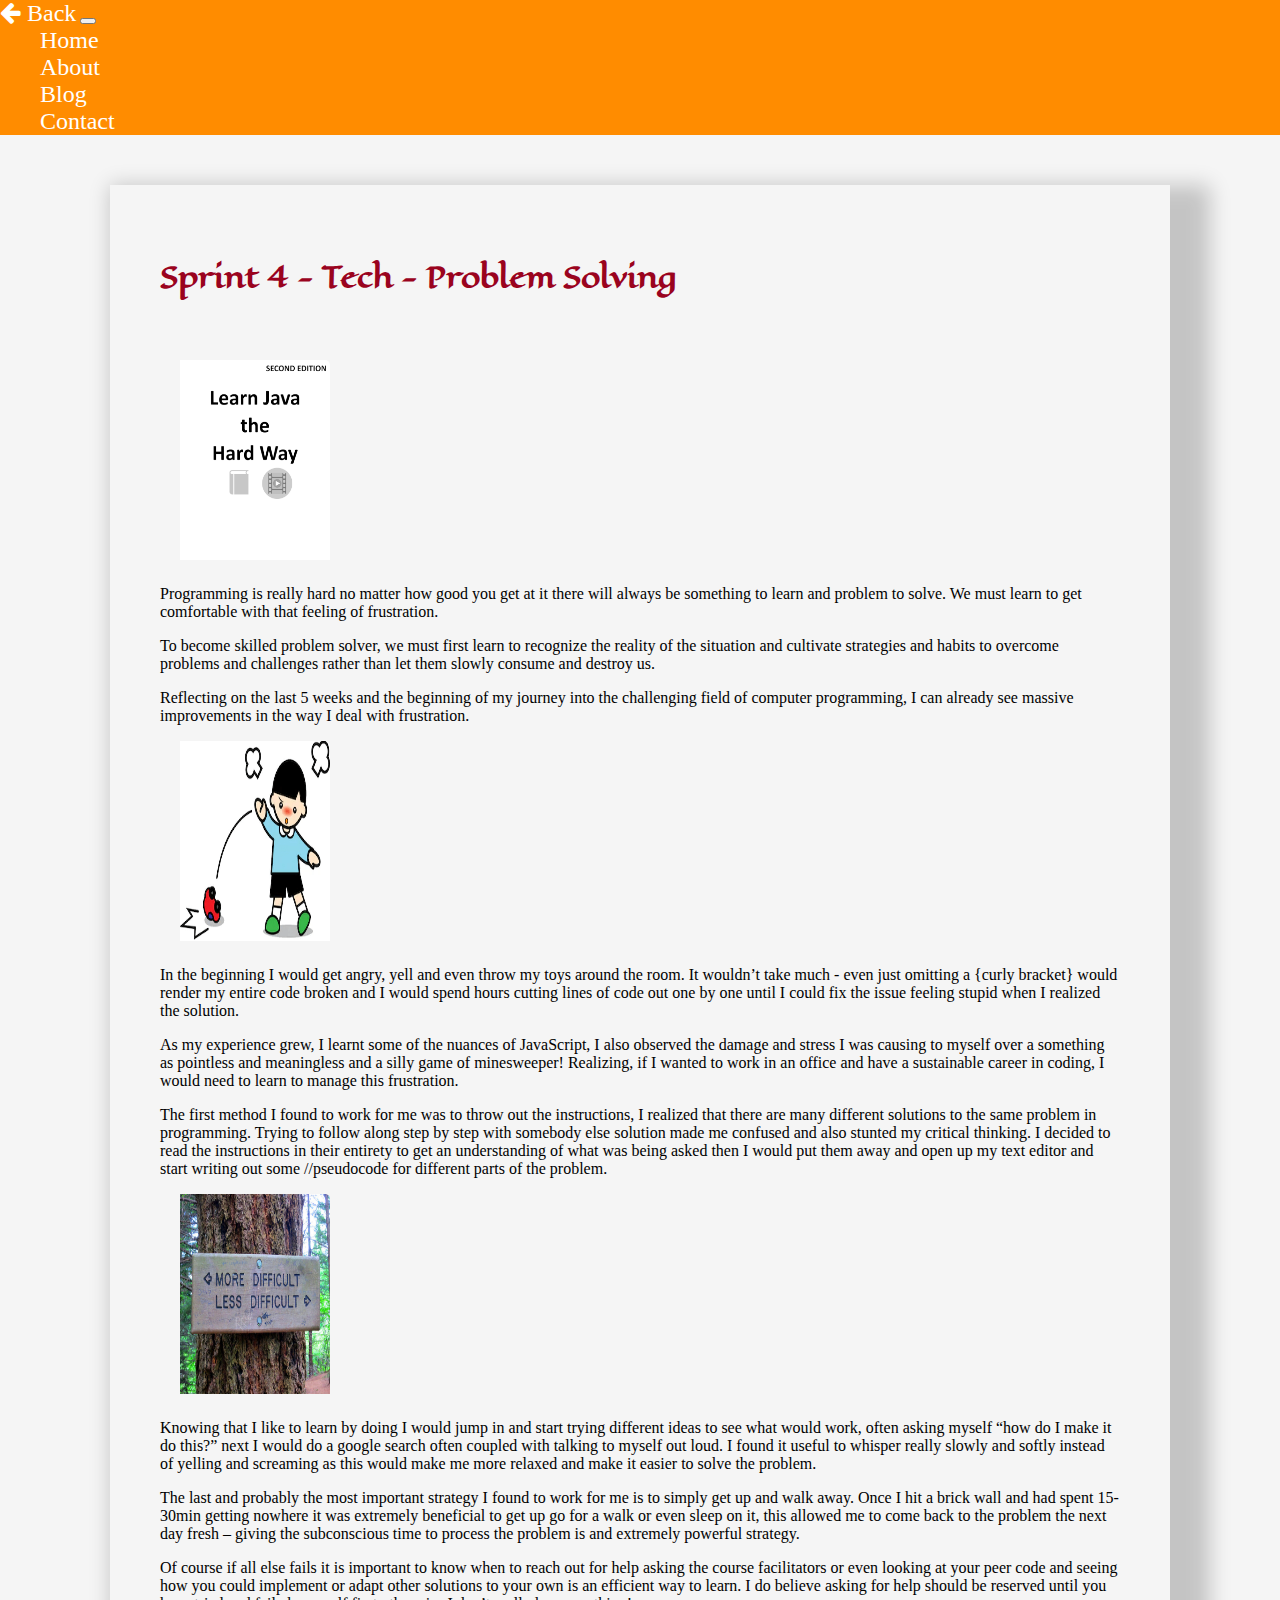
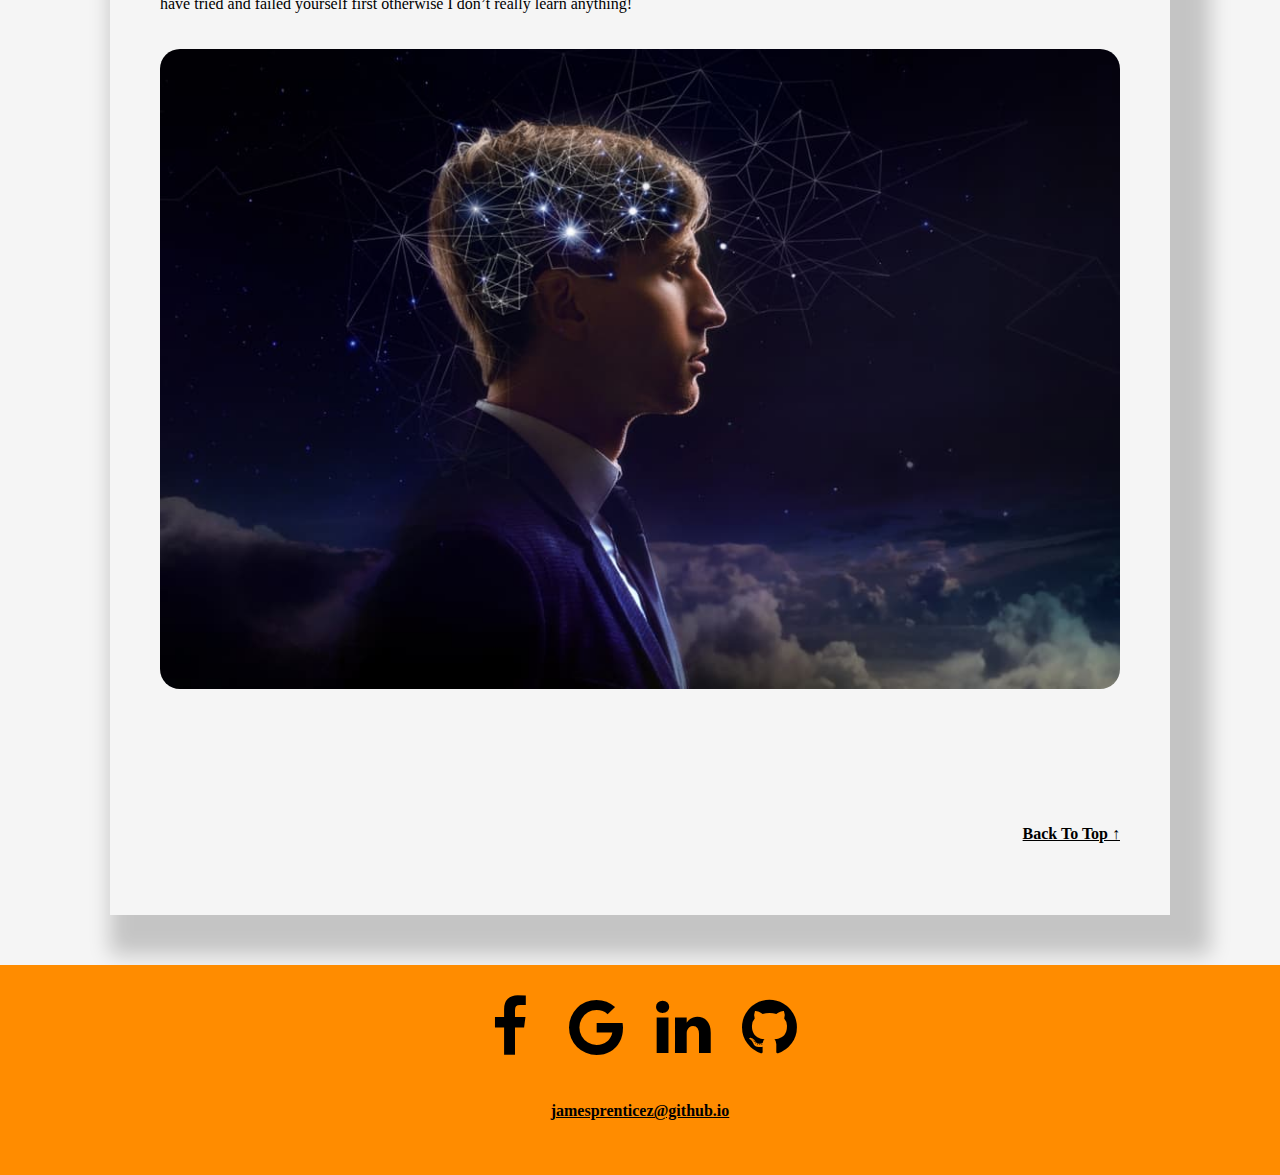
<file: blog/sprint4-technical.html>
<!DOCTYPE html>
<html>
  <head>
    <meta charset="UTF-8">
    <meta name= "viewport" content= "width=device-width, initial-scale= 1.0">
    <link rel="icon" type="image/png" href="../img/favicon/favicon-32x32.png">
    <!---bootstrap CSS --->
    <link rel="stylesheet" href="https://stackpath.bootstrapcdn.com/bootstrap/4.5.0/css/bootstrap.min.css" integrity="sha384-9aIt2nRpC12Uk9gS9baDl411NQApFmC26EwAOH8WgZl5MYYxFfc+NcPb1dKGj7Sk" crossorigin="anonymous">    
    <!---FontAwsome Icons--->
    <link rel="stylesheet" href="https://cdnjs.cloudflare.com/ajax/libs/font-awesome/4.7.0/css/font-awesome.min.css">
    <!--- Google Fonts --->
    <link href="https://fonts.googleapis.com/css2?family=Eagle+Lake&display=swap" rel="stylesheet">
    <!---My CSS --->
    <link href="../styles/article.css" rel="stylesheet" type="text/css">

    <title>Blog</title>
  </head>
  <body>

<!----------- Navbar ---------->
  <div class="row">
  <div class="col">
    <header id="header" style="position: relative;">
      <nav class="navbar navbar-expand-lg navbar-light" id="nav1">

      <a href="../index.html"><i class="fa fa-arrow-left" ></i> Back</a>

      <button class="navbar-toggler collapsed" type="button" data-toggle="collapse" data-target="#navbarSupportedContent" aria-controls="navbarSupportedContent" aria-expanded="false" aria-label="Toggle navigation" style="color: white;">
      <span class="navbar-toggler-icon" ></span>
      </button>

      <div class="navbar-collapse collapse" id="navbarSupportedContent">
      <ul class="navbar-nav ml-lg-auto">
        <li class="nav-item active">
        <a class="nav-link" id="logo" href="../index.html">Home <span class="sr-only">(current)</span></a>
        </li>
        <li class="nav-item">
        <a class="nav-link" href="../about.html">About</a>
        </li>
        <li class="nav-item">
        <a class="nav-link" href="../blog.html">Blog</a>
        </li>
        <li class="nav-item">
        <a class="nav-link" href="../contact.html">Contact</a>
        </li>
      </ul>
      </div>
    </nav>

    </header>
  </div>
  </div>

<!---------- Container Fluid -------->
<div class="container-fluid">
<!---------- Container-------->
      <div class="container">
<!---------- Row and Col-------->
        <div class="row" id="s2tcontainer">
          <div class="col-sm">
                  <h1>Sprint 4 - Tech - Problem Solving</h1>
                  <img class="float-md-right" src="../img/sprint4/hardway.png" alt="hardway" width="150px" height="200px" style="border-radius: 5px; padding: 0px 0px 5px 20px;"></img> 
                  <p>Programming is really hard no matter how good you get at it there will always be something to learn and problem to solve. We must learn to get comfortable with that feeling of frustration.</p>
                  <p>To become skilled problem solver, we must first learn to recognize the reality of the situation and cultivate strategies and habits to overcome problems and challenges rather than let them slowly consume and destroy us.</p>
                  <p>Reflecting on the last 5 weeks and the beginning of my journey into the challenging field of computer programming, I can already see massive improvements in the way I deal with frustration. </p>
                  <img class="float-md-right" src="../img/sprint4/toy.PNG" alt="toy" width="150px" height="200px" style="border-radius: 5px; padding: 0px 0px 5px 20px;"></img>             
                  <p>In the beginning I would get angry, yell and even throw my toys around the room. It wouldn’t take much - even just omitting a {curly bracket} would render my entire code broken and I would spend hours cutting lines of code out one by one until I could fix the issue feeling stupid when I realized the solution.</p>
                  <p>As my experience grew, I learnt some of the nuances of JavaScript, I also observed the damage and stress I was causing to myself over a something as pointless and meaningless and a silly game of minesweeper! Realizing, if I wanted to work in an office and have a sustainable career in coding, I would need to learn to manage this frustration.</p>
                  <p>The first method I found to work for me was to throw out the instructions, I realized that there are many different solutions to the same problem in programming. Trying to follow along step by step with somebody else solution made me confused and also stunted my critical thinking. I decided to read the instructions in their entirety to get an understanding of what was being asked then I would put them away and open up my text editor and start writing out some //pseudocode for different parts of the problem.</p>
                  <img class="float-md-right" src="../img/sprint4/hard.jpg" alt="hard" width="150px" height="200px" style="border-radius: 5px; padding: 0px 0px 5px 20px;"></img> 
                  <p>Knowing that I like to learn by doing I would jump in and start trying different ideas to see what would work, often asking myself “how do I make it do this?” next I would do a google search often coupled with talking to myself out loud. I found it useful to whisper really slowly and softly instead of yelling and screaming as this would make me more relaxed and make it easier to solve the problem.</p>
                  <p>The last and probably the most important strategy I found to work for me is to simply get up and walk away. Once I hit a brick wall and had spent 15-30min getting nowhere it was extremely beneficial to get up go for a walk or even sleep on it, this allowed me to come back to the problem the next day fresh – giving the subconscious time to process the problem is and extremely powerful strategy.</p>
                  <p>Of course if all else fails it is important to know when to reach out for help asking the course facilitators or even looking at your peer code and seeing how you could implement or adapt other solutions to your own is an efficient way to learn. I do believe asking for help should be reserved until you have tried and failed yourself first otherwise I don’t really learn anything!</p>                  
                  <img class="mx-auto d-block" src="../img/sprint4/sub.jpg" alt="sub" width="100%" height=auto style="border-radius: 20px; margin: 20px 0px 20px 0px;">                 
     </div>

<!---------- End of Row and Col-------->
    </div>
<!----------- Back to Top ---------->
  <div class="row">
    <div class="col" style="padding-top: 90px; text-align: right;">
      <h5 class="top"><a href="#header">Back To Top ↑</a></h5>
    </div>
  </div>

<!---------- End of Row and Col-------->
  </div>

<!----------- End of Container---------->
</div>
<!----------- End of Container Fluid---------->
</div>
<!----------- Footer ---------->
<div class="container-fluid footer" style="padding: 30px 0px 30px 0px;">
  <div class="row">
    <div class="col" style="text-align: center;">
      <a href="https://www.facebook.com/"             target="_blank"  class="fa fa-fw fa-facebook fa-4x" style="text-decoration: none; color: black !important;" ></a>
      <a href="https://mail.google.com/mail/"         target="_blank"  class="fa fa-fw fa-google fa-4x" style="text-decoration: none; color: black !important;" ></a>
      <a href="www.linkedin.com/in/JamesPrenticez"    target="_blank"  class="fa fa-fw fa-linkedin fa-4x" style="text-decoration: none; color: black !important;" ></a>
      <a href="https://github.com/JamesPrenticez"     target="_blank"  class="fa fa-fw fa-github fa-4x" style="text-decoration: none; color: black !important;" ></a> 
    </div>
  </div>
<br>
  <div class="row">
    <div class="col copyright">
      <h6><a href="jamesprenticez@github.io/index.html">jamesprenticez@github.io</a></h6>
    </div>
  </div>

<!----------- Scripts ---------->
<script src="https://code.jquery.com/jquery-3.5.1.slim.min.js" integrity="sha384-DfXdz2htPH0lsSSs5nCTpuj/zy4C+OGpamoFVy38MVBnE+IbbVYUew+OrCXaRkfj" crossorigin="anonymous"></script>
<script src="https://cdn.jsdelivr.net/npm/popper.js@1.16.0/dist/umd/popper.min.js" integrity="sha384-Q6E9RHvbIyZFJoft+2mJbHaEWldlvI9IOYy5n3zV9zzTtmI3UksdQRVvoxMfooAo" crossorigin="anonymous"></script>
<script src="https://stackpath.bootstrapcdn.com/bootstrap/4.5.0/js/bootstrap.min.js" integrity="sha384-OgVRvuATP1z7JjHLkuOU7Xw704+h835Lr+6QL9UvYjZE3Ipu6Tp75j7Bh/kR0JKI" crossorigin="anonymous"></script>

</body>
</html>
</file>
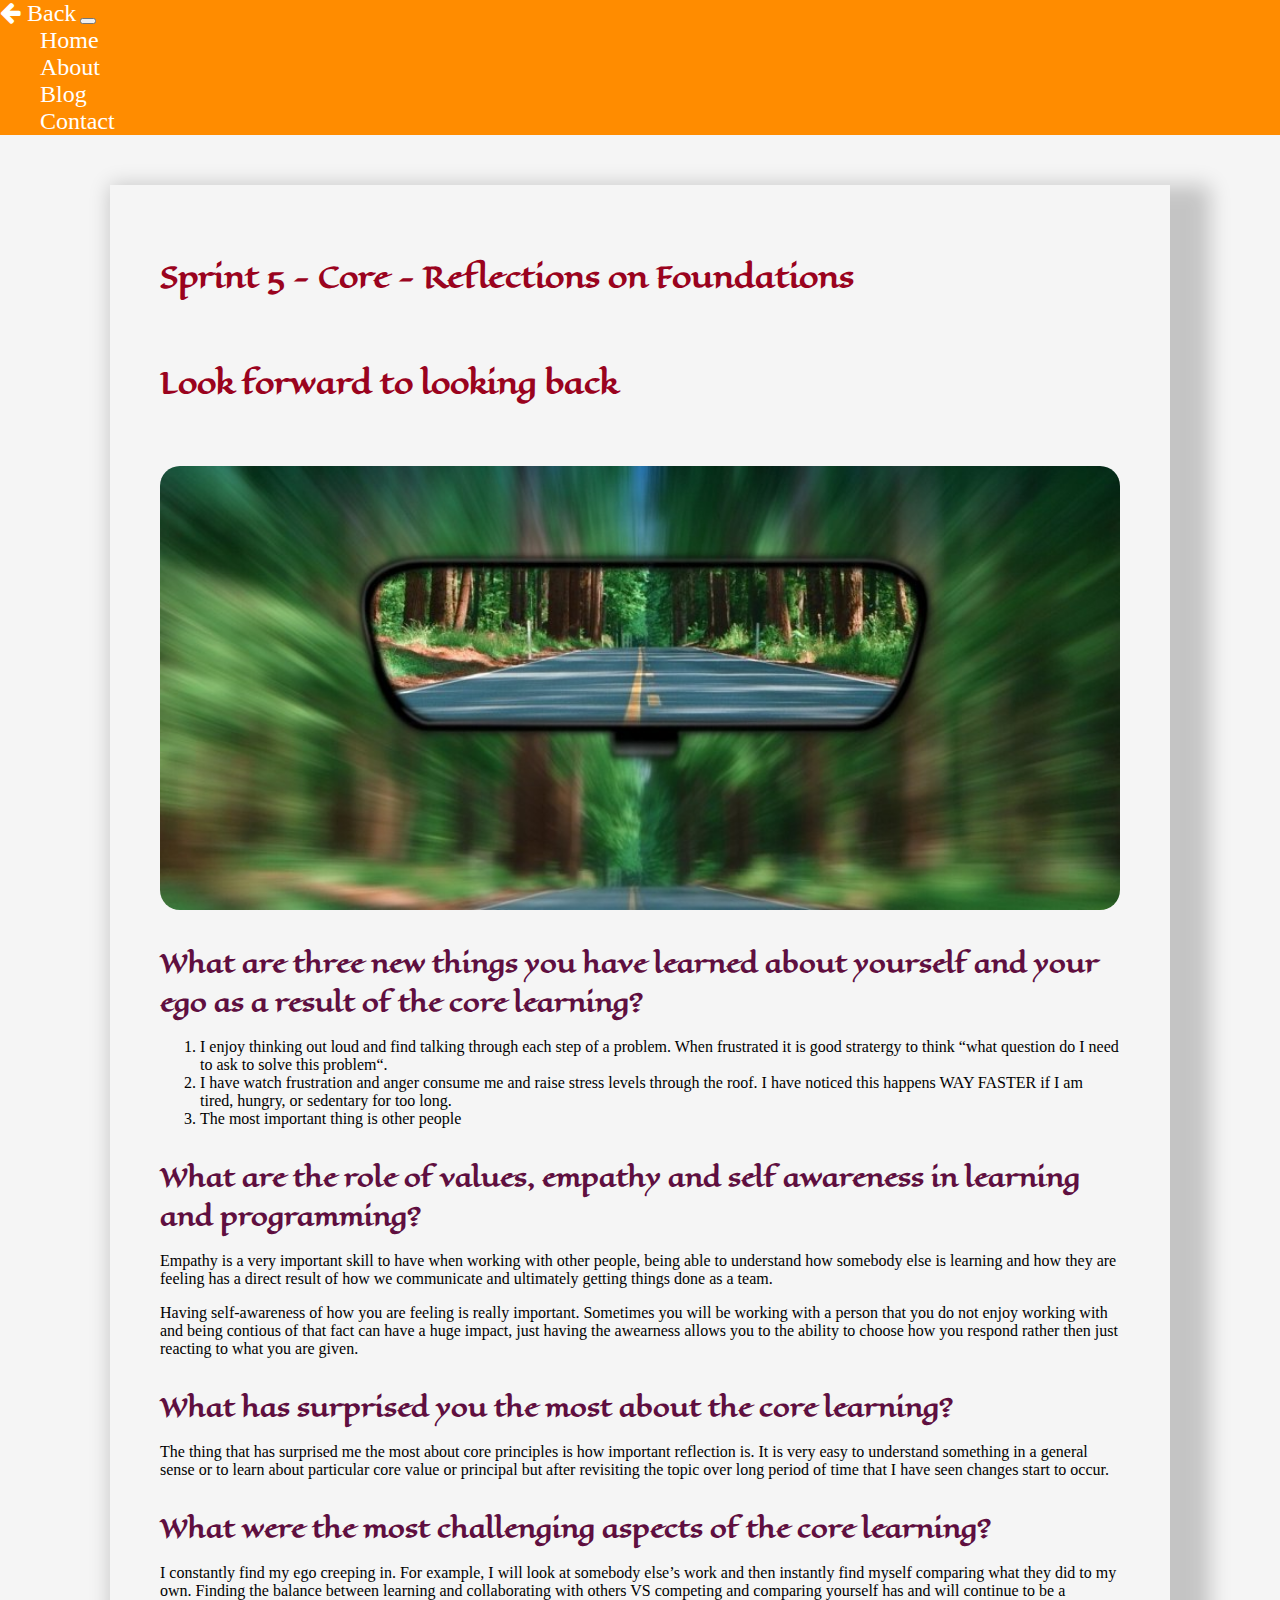
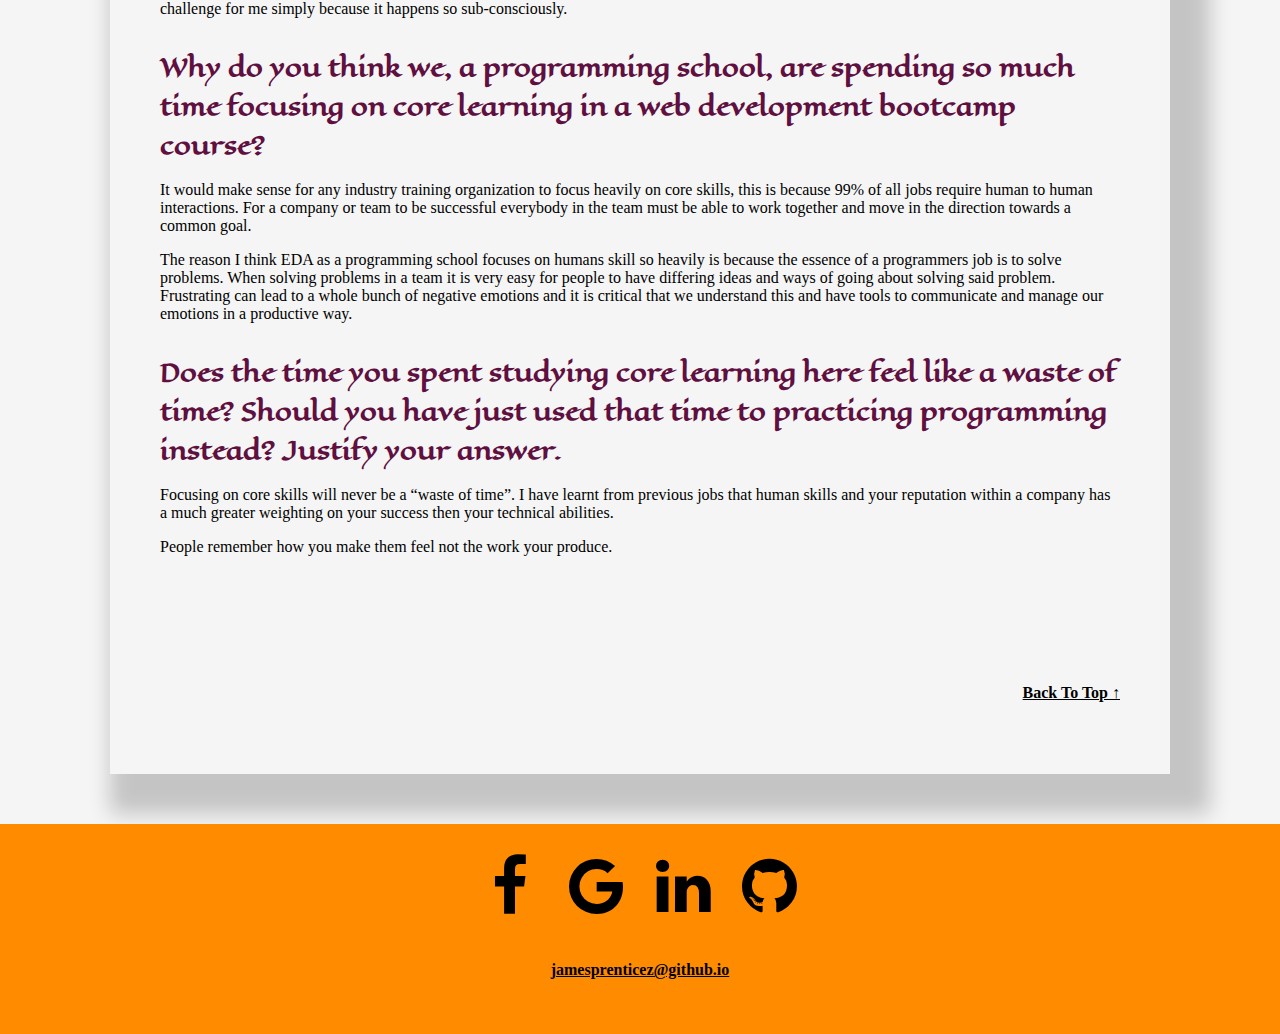
<file: blog/sprint5-core.html>
<!DOCTYPE html>
<html>
  <head>
    <meta charset="UTF-8">
    <meta name= "viewport" content= "width=device-width, initial-scale= 1.0">
    <link rel="icon" type="image/png" href="../img/favicon/favicon-32x32.png">
    <!---bootstrap CSS --->
    <link rel="stylesheet" href="https://stackpath.bootstrapcdn.com/bootstrap/4.5.0/css/bootstrap.min.css" integrity="sha384-9aIt2nRpC12Uk9gS9baDl411NQApFmC26EwAOH8WgZl5MYYxFfc+NcPb1dKGj7Sk" crossorigin="anonymous">    
    <!---FontAwsome Icons--->
    <link rel="stylesheet" href="https://cdnjs.cloudflare.com/ajax/libs/font-awesome/4.7.0/css/font-awesome.min.css">
    <!--- Google Fonts --->
    <link href="https://fonts.googleapis.com/css2?family=Eagle+Lake&display=swap" rel="stylesheet">
    <!---My CSS --->
    <link href="../styles/article.css" rel="stylesheet" type="text/css">

    <title>Blog</title>
  </head>
  <body>

<!----------- Navbar ---------->
  <div class="row">
  <div class="col">
    <header id="header" style="position: relative;">
      <nav class="navbar navbar-expand-lg navbar-light" id="nav1">

      <a href="../index.html"><i class="fa fa-arrow-left" ></i> Back</a>

      <button class="navbar-toggler collapsed" type="button" data-toggle="collapse" data-target="#navbarSupportedContent" aria-controls="navbarSupportedContent" aria-expanded="false" aria-label="Toggle navigation" style="color: white;">
      <span class="navbar-toggler-icon" ></span>
      </button>

      <div class="navbar-collapse collapse" id="navbarSupportedContent">
      <ul class="navbar-nav ml-lg-auto">
        <li class="nav-item active">
        <a class="nav-link" id="logo" href="../index.html">Home <span class="sr-only">(current)</span></a>
        </li>
        <li class="nav-item">
        <a class="nav-link" href="../about.html">About</a>
        </li>
        <li class="nav-item">
        <a class="nav-link" href="../blog.html">Blog</a>
        </li>
        <li class="nav-item">
        <a class="nav-link" href="../contact.html">Contact</a>
        </li>
      </ul>
      </div>
    </nav>

    </header>
  </div>
  </div>

<!---------- Container Fluid -------->
<div class="container-fluid">
<!---------- Container-------->
      <div class="container">
<!---------- Row and Col-------->
        <div class="row" id="s2tcontainer">
          <div class="col-sm">
                  <h1>Sprint 5 - Core - Reflections on Foundations</h1>
<h1> Look forward to looking back</h1>
<div class="col-md-12">
  <img class="mx-auto d-block" src="../img/sprint5/mirror.jpg" width="100%" height="auto" style="border-radius: 20px;">
</div>
<h2> What are three new things you have learned about yourself and your ego as a result of the core learning? </h2>
<ol>
<li>I enjoy thinking out loud and find talking through each step of a problem. When frustrated it is good stratergy to think “what question do I need to ask to solve this problem“.</li>
<li>I have watch frustration and anger consume me and raise stress levels through the roof. I have noticed this happens WAY FASTER if I am tired, hungry, or sedentary for too long.
<li>The most important thing is other people</li>
</ol>
<h2> What are the role of values, empathy and self awareness in learning and programming?</h2>
<p>Empathy is a very important skill to have when working with other people, being able to understand how somebody else is learning and how they are feeling has a direct result of how we communicate and ultimately getting things done as a team.</p>
<p>Having self-awareness of how you are feeling is really important. Sometimes you will be working with a person that you do not enjoy working with and being contious of that fact can have a huge impact, just having the awearness allows you to the ability to choose how you respond rather then just reacting to what you are given.</p>
<h2> What has surprised you the most about the core learning?</h2>
<p>The thing that has surprised me the most about core principles is how important reflection is. It is very easy to understand something in a general sense or to learn about particular core value or principal but after revisiting the topic over long period of time that I have seen changes start to occur. </p>
<h2> What were the most challenging aspects of the core learning? </h2>
<p>I constantly find my ego creeping in. For example, I will look at somebody else’s work and then instantly find myself comparing what they did to my own. Finding the balance between learning and collaborating with others VS competing and comparing yourself has and will continue to be a challenge for me simply because it happens so sub-consciously.</p>
<h2> Why do you think we, a programming school, are spending so much time focusing on core learning in a web development bootcamp course? </h2>
<p>It would make sense for any industry training organization to focus heavily on core skills, this is because 99% of all jobs require human to human interactions. For a company or team to be successful everybody in the team must be able to work together and move in the direction towards a common goal.</p>
<p>The reason I think EDA as a programming school focuses on humans skill so heavily is because the essence of a programmers job is to solve problems. When solving problems in a team it is very easy for people to have differing ideas and ways of going about solving said problem. Frustrating can lead to a whole bunch of negative emotions and it is critical that we understand this and have tools to communicate and manage our emotions in a productive way.</p>
<h2> Does the time you spent studying core learning here feel like a waste of time? Should you have just used that time to practicing programming instead? Justify your answer. </h2>
<p>Focusing on core skills will never be a “waste of time”. I have learnt from previous jobs that human skills and your reputation within a company has a much greater weighting on your success then your technical abilities. </p>
<p>People remember how you make them feel not the work your produce. </p>
     </div>

<!---------- End of Row and Col-------->
    </div>
<!----------- Back to Top ---------->
  <div class="row">
    <div class="col" style="padding-top: 90px; text-align: right;">
      <h5 class="top"><a href="#header">Back To Top ↑</a></h5>
    </div>
  </div>

<!---------- End of Row and Col-------->
  </div>

<!----------- End of Container---------->
</div>
<!----------- End of Container Fluid---------->
</div>
<!----------- Footer ---------->
<div class="container-fluid footer" style="padding: 30px 0px 30px 0px;">
  <div class="row">
    <div class="col" style="text-align: center;">
      <a href="https://www.facebook.com/"             target="_blank"  class="fa fa-fw fa-facebook fa-4x" style="text-decoration: none; color: black !important;" ></a>
      <a href="https://mail.google.com/mail/"         target="_blank"  class="fa fa-fw fa-google fa-4x" style="text-decoration: none; color: black !important;" ></a>
      <a href="www.linkedin.com/in/JamesPrenticez"    target="_blank"  class="fa fa-fw fa-linkedin fa-4x" style="text-decoration: none; color: black !important;" ></a>
      <a href="https://github.com/JamesPrenticez"     target="_blank"  class="fa fa-fw fa-github fa-4x" style="text-decoration: none; color: black !important;" ></a> 
    </div>
  </div>
<br>
  <div class="row">
    <div class="col copyright">
      <h6><a href="jamesprenticez@github.io/index.html">jamesprenticez@github.io</a></h6>
    </div>
  </div>

<!----------- Scripts ---------->
<script src="https://code.jquery.com/jquery-3.5.1.slim.min.js" integrity="sha384-DfXdz2htPH0lsSSs5nCTpuj/zy4C+OGpamoFVy38MVBnE+IbbVYUew+OrCXaRkfj" crossorigin="anonymous"></script>
<script src="https://cdn.jsdelivr.net/npm/popper.js@1.16.0/dist/umd/popper.min.js" integrity="sha384-Q6E9RHvbIyZFJoft+2mJbHaEWldlvI9IOYy5n3zV9zzTtmI3UksdQRVvoxMfooAo" crossorigin="anonymous"></script>
<script src="https://stackpath.bootstrapcdn.com/bootstrap/4.5.0/js/bootstrap.min.js" integrity="sha384-OgVRvuATP1z7JjHLkuOU7Xw704+h835Lr+6QL9UvYjZE3Ipu6Tp75j7Bh/kR0JKI" crossorigin="anonymous"></script>

</body>
</html>
</file>
<file: main.css>
/* -------------------- Color Pallet -------------------- */
/*
Tyrian Purple: #5F0F40
Ruby Red: #9A031E
Dark Orange: #FB8B24
Spanish Orange: #E36414
Midnight Green: #0F4C5C
Light Green: #6A994E
Dark Green: #386641
*/
/* -------------------- Super Globals -------------------- */
body {
height:100%;
margin: 0px;
font-family: verdana;
color: white;
background-color: whitesmoke;
}

::selection {
  color: white;
  background: black;
}

h1 {
    font-family: 'Eagle Lake', cursive;    
    font-size: 4em;
    margin: 0px;
}

h2 {
    font-family: 'Gill Sans', 'Gill Sans MT', Calibri, 'Trebuchet MS', sans-serif;    
    font-size: 1em;
    margin: 0px;
    color: white;
}

p {
color: black;
}

a {
  color: #5F0F40;
  text-decoration: none;
}

/* -------------------- Logo -------------------- */
.title {
text-align: center;
padding: 20px 0px 100px 0px;
} 

/* -------------------- Nav Bar-------------------- */
.navbar {
width: 100%;
overflow: auto;
margin: 0px;
position: static;
top: 0;
}

.navbar ul {
  list-style-type: none;
  margin: 0;
  padding: 0;
  overflow: hidden;
  width: 100%;
}

.navbar li {
  float: right;

}

.navbar li a {
  display: block;
  color: white;
  text-align: center;
  font-size: 1.5em;
  padding: 14px 16px;
  text-decoration: none;
}

.navbar li :hover{
  color: #9A031E;
  cursor: pointer;
}

.navbar .active {
  color: #9A031E;
}

/* -------------------- Navbar Dropdown -------------------- */
.dropdown {
  float: left;
  overflow: hidden;
}

.dropdown .dropbtn {
  font-size: 1.5em;
  border: none;
  outline: none;
  color: white;
  padding: 14px 16px;
  background-color: inherit;
  font-family: inherit;
  margin: 0;
}

.dropdown-content {
  font-size: 0.5em;
  display: none;
  position: absolute;
  background-color: black;
  border-radius: 10px;
  min-width: 200px;
  box-shadow: 0px 8px 16px 0px rgba(0,0,0,0.2);
  z-index: 1;
}

.dropdown-content a {
  float: none;
  color: black;
  padding: 12px 16px;
  text-decoration: none;
  display: block;
  text-align: left;
}

.topnav a:hover, .dropdown:hover .dropbtn {
  color: #9A031E;
}

.dropdown-content a:hover {
  background-color: white;
  color:  #9A031E;
  border-radius: 10px;
}

.dropdown:hover .dropdown-content {
  display: block;
}

/* -------------------- Main Items -------------------- */
header {
width: 100%;
height: 100%;
margin: 0px;
background-image: linear-gradient(to right, #E36414 , #FB8B24);
clip-path: polygon(
  0 0,
  100% 0,
  100% 100%,
  0 calc(100% - 5vw)
);
}

.middle {
min-height: 600px;
width: 100%;
background-image: url(tree.png);
background-size : 400px, 585px;
background-repeat:no-repeat;
Padding: 30px 0 50px 0;
}

footer {
width: 100%;
height: 200px;
background-image: linear-gradient(to right, #E36414 , #FB8B24);
display: inline-block;
text-align: center;
padding:  50px 0px 0px 0px;
}
/* -------------------- Tile Cards -------------------- */
.card {
margin: 10px auto 10px auto;
width: 400px;
height: 1em;
padding: 10px 10px 10px 10px;
box-shadow: 0 4px 8px 0 rgba(0,0,0,0.2);
border-radius: 10px;
background-color: black;
}

.card:hover {
box-shadow: 0 8px 16px 0 rgba(0,0,0,0.2);
cursor: pointer;
-webkit-transform: scale(1.05, 1.05);
transform: scale(1.05, 1.05);
transition: 0.3s;
}

@media screen and (max-width: 800px) {
.card {
width: 80%;
}

}
</file>
<file: styles/article.css>
/* -------------------- Color Pallet -------------------- */
/*
Tyrian Purple: #5F0F40
Ruby Red: #9A031E
Dark Orange: #FB8B24
Spanish Orange: #E36414
Midnight Green: #0F4C5C
*/
/* -------------------- Super Globals -------------------- */
body {
background-color: whitesmoke;
font-family: verdana;
margin: 0;
}

h1 {
font-family: 'Eagle Lake', cursive;  
font-size: 28px;
font-weight: bold;
margin-bottom: 60px;
color: #9A031E;
}

h2 {
font-family: 'Eagle Lake', cursive;  
font-size: 24px;
font-weight: bold;
margin-top: 30px;
margin-bottom: 10px;
color: #5F0F40;
}

h3 {
font-family: 'Eagle Lake', cursive;  
font-size: 16px;
font-weight: bold;
color: #5F0F40;
}

h5 a {
font-size: 16px;
font-weight: bold;
color: black;
}

h6 {

font-weight: bold;

text-align: center;
}

h6 a {
font-size: 16px;
color: black;
}

p { 
font-size: 16px;
}



::selection {
color: white;
background: black;
}

/* Container */
.container {
box-shadow: 20px 20px 20px 20px rgba(0,0,0,0.2);
margin:auto;
margin-top: 50px;
margin-bottom: 50px;
width: 75%;
height: auto;
background-color: whitesmoke;
padding:50px;

}
/* ----- Navbar ----- */
.navbar { /*need*/
  background-color: darkorange;
}

.navbar ul {
list-style-type: none;
margin: 0;
}

.navbar li a {            /*need*/
  text-align: center;
  text-decoration: none;
}

.navbar a {
  color: white;
  font-size: 1.5em;
  text-decoration: none;
}

.footer {
width: 100%;
overflow: auto;
margin-top: 0px;
background-color: darkorange;
position: relative;
}
</file>
